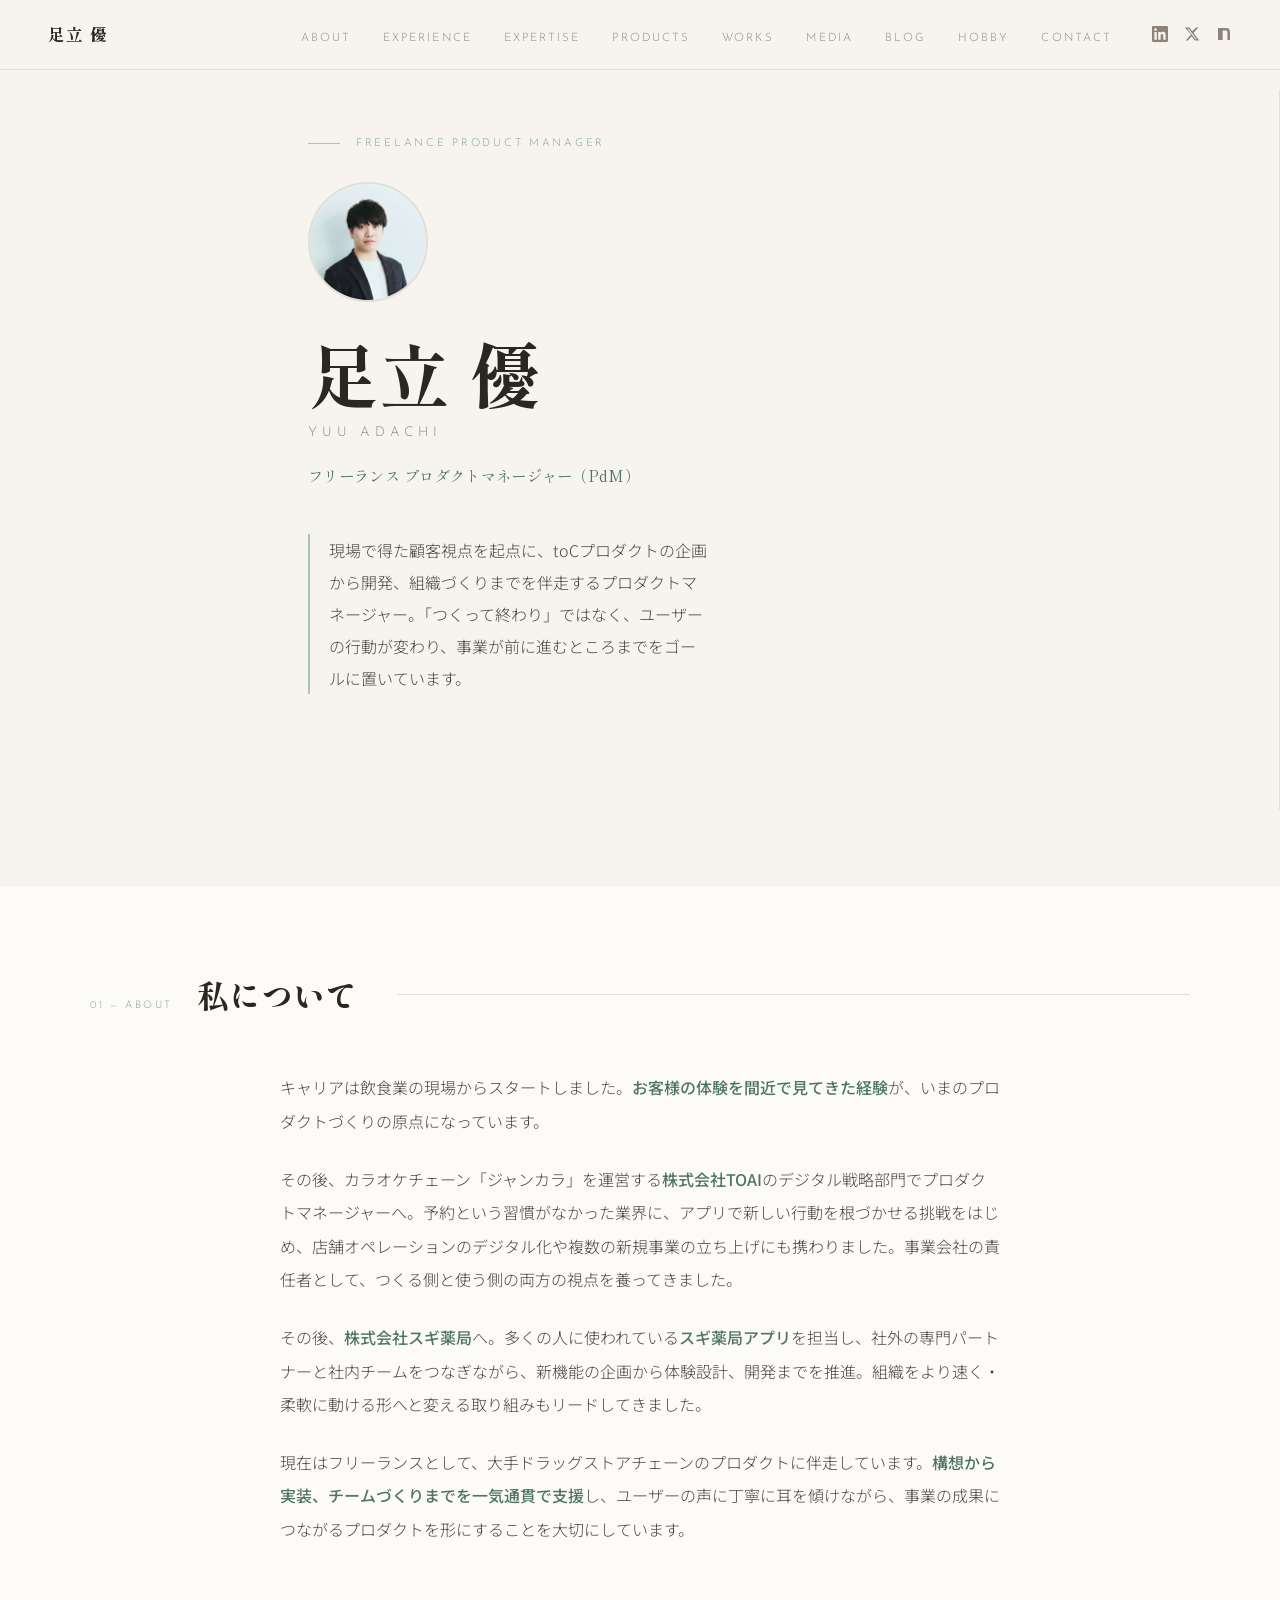
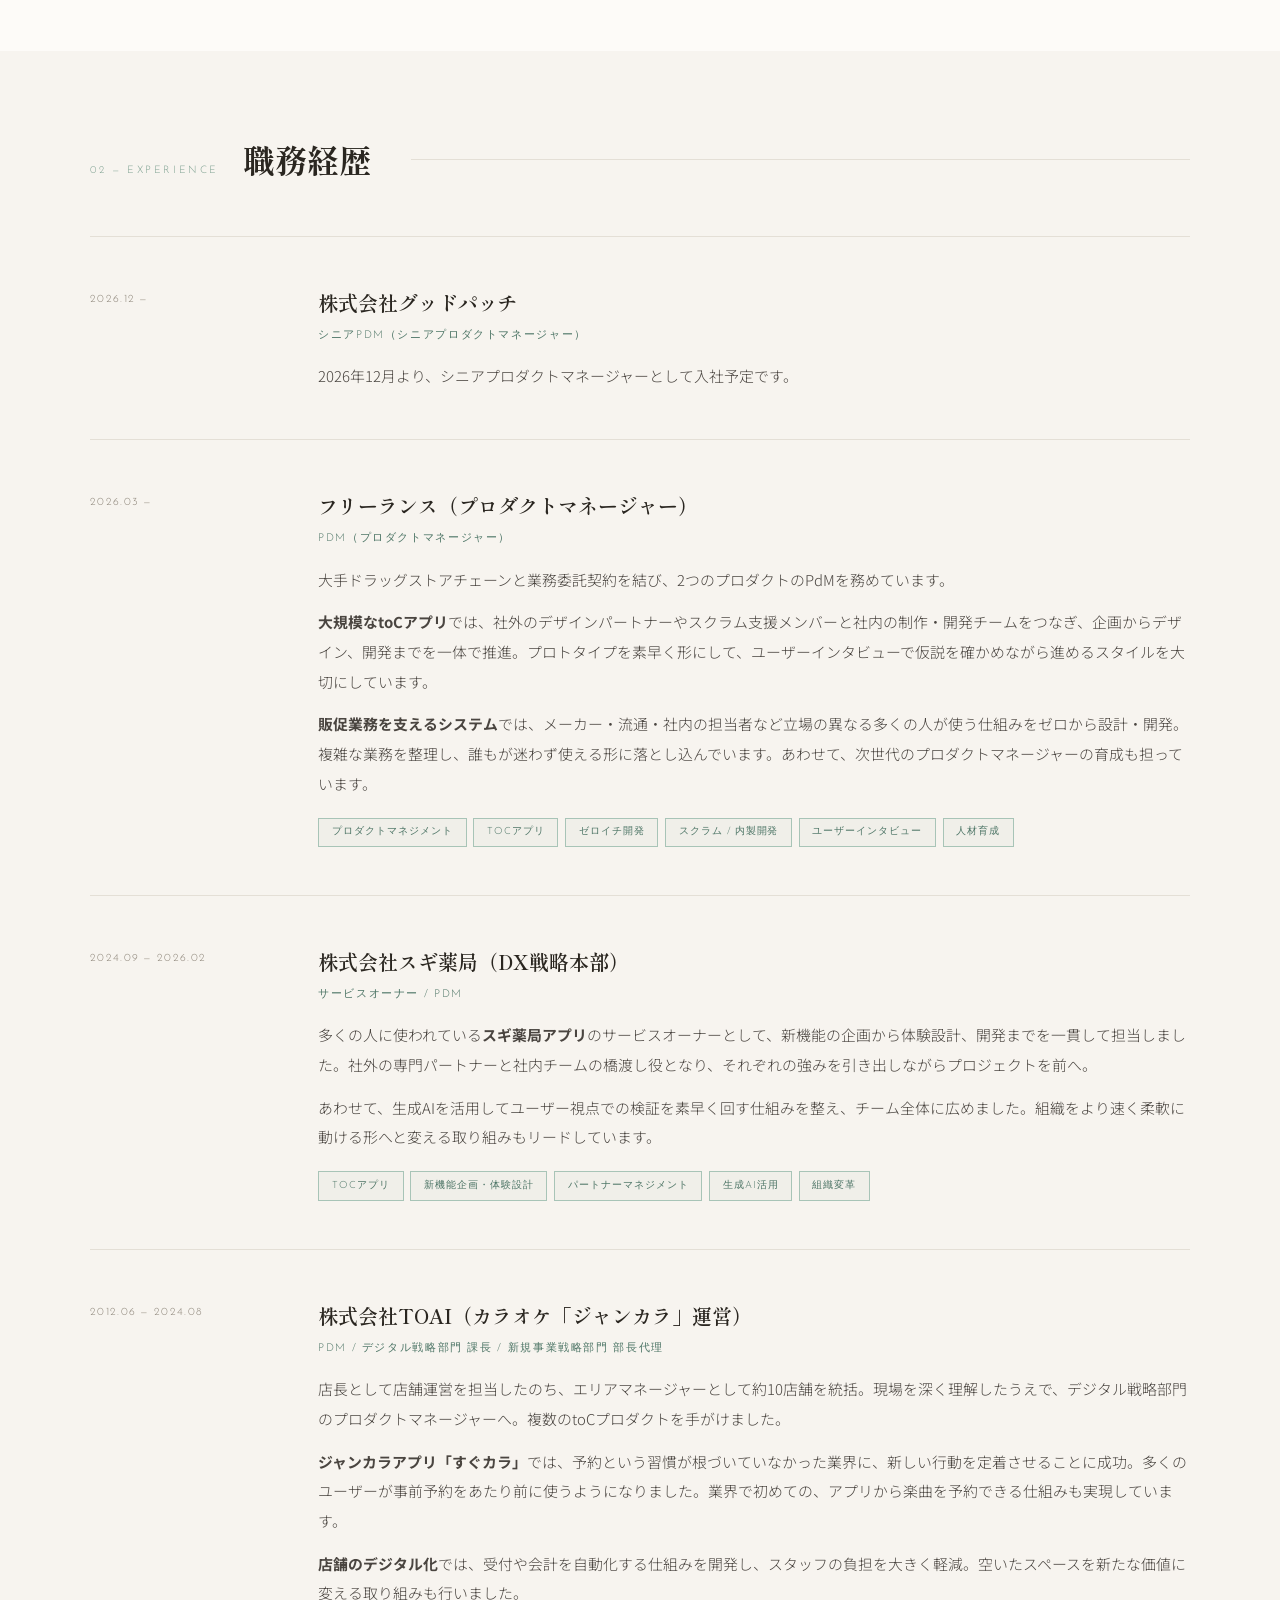
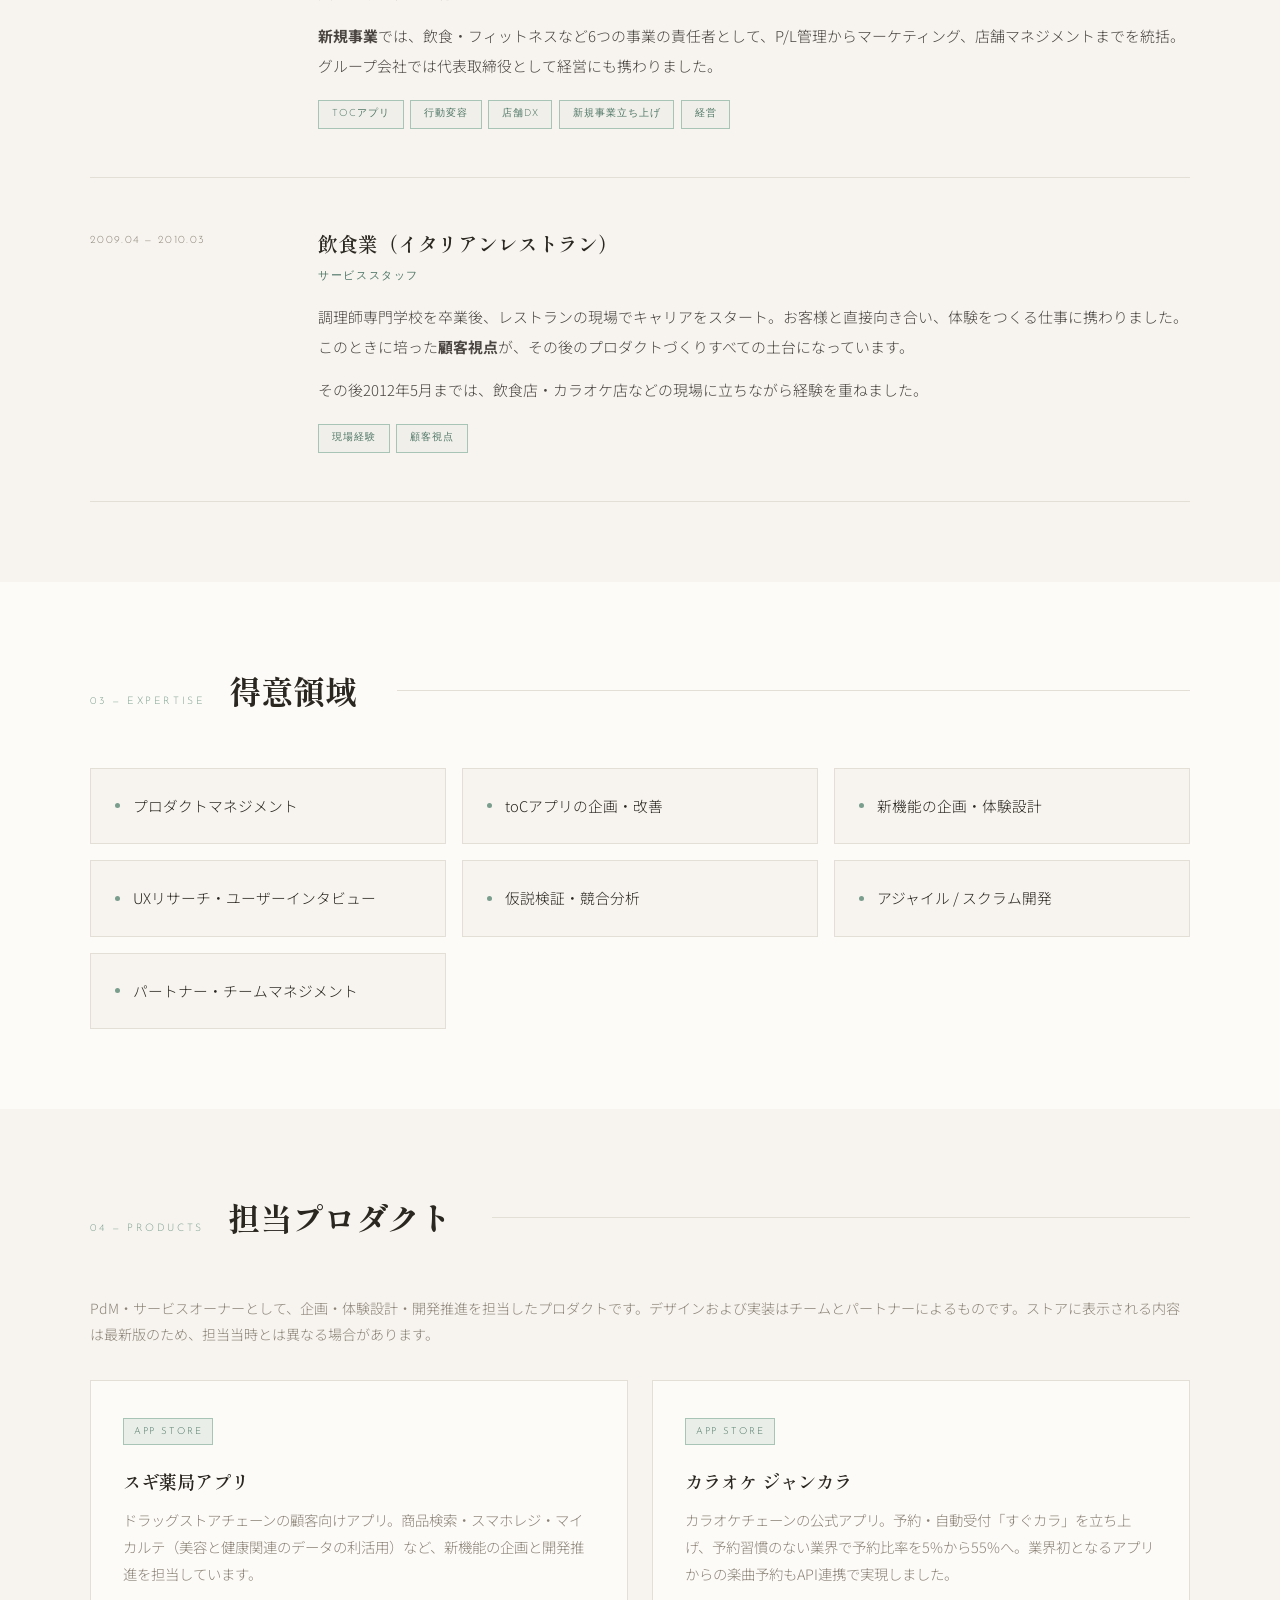
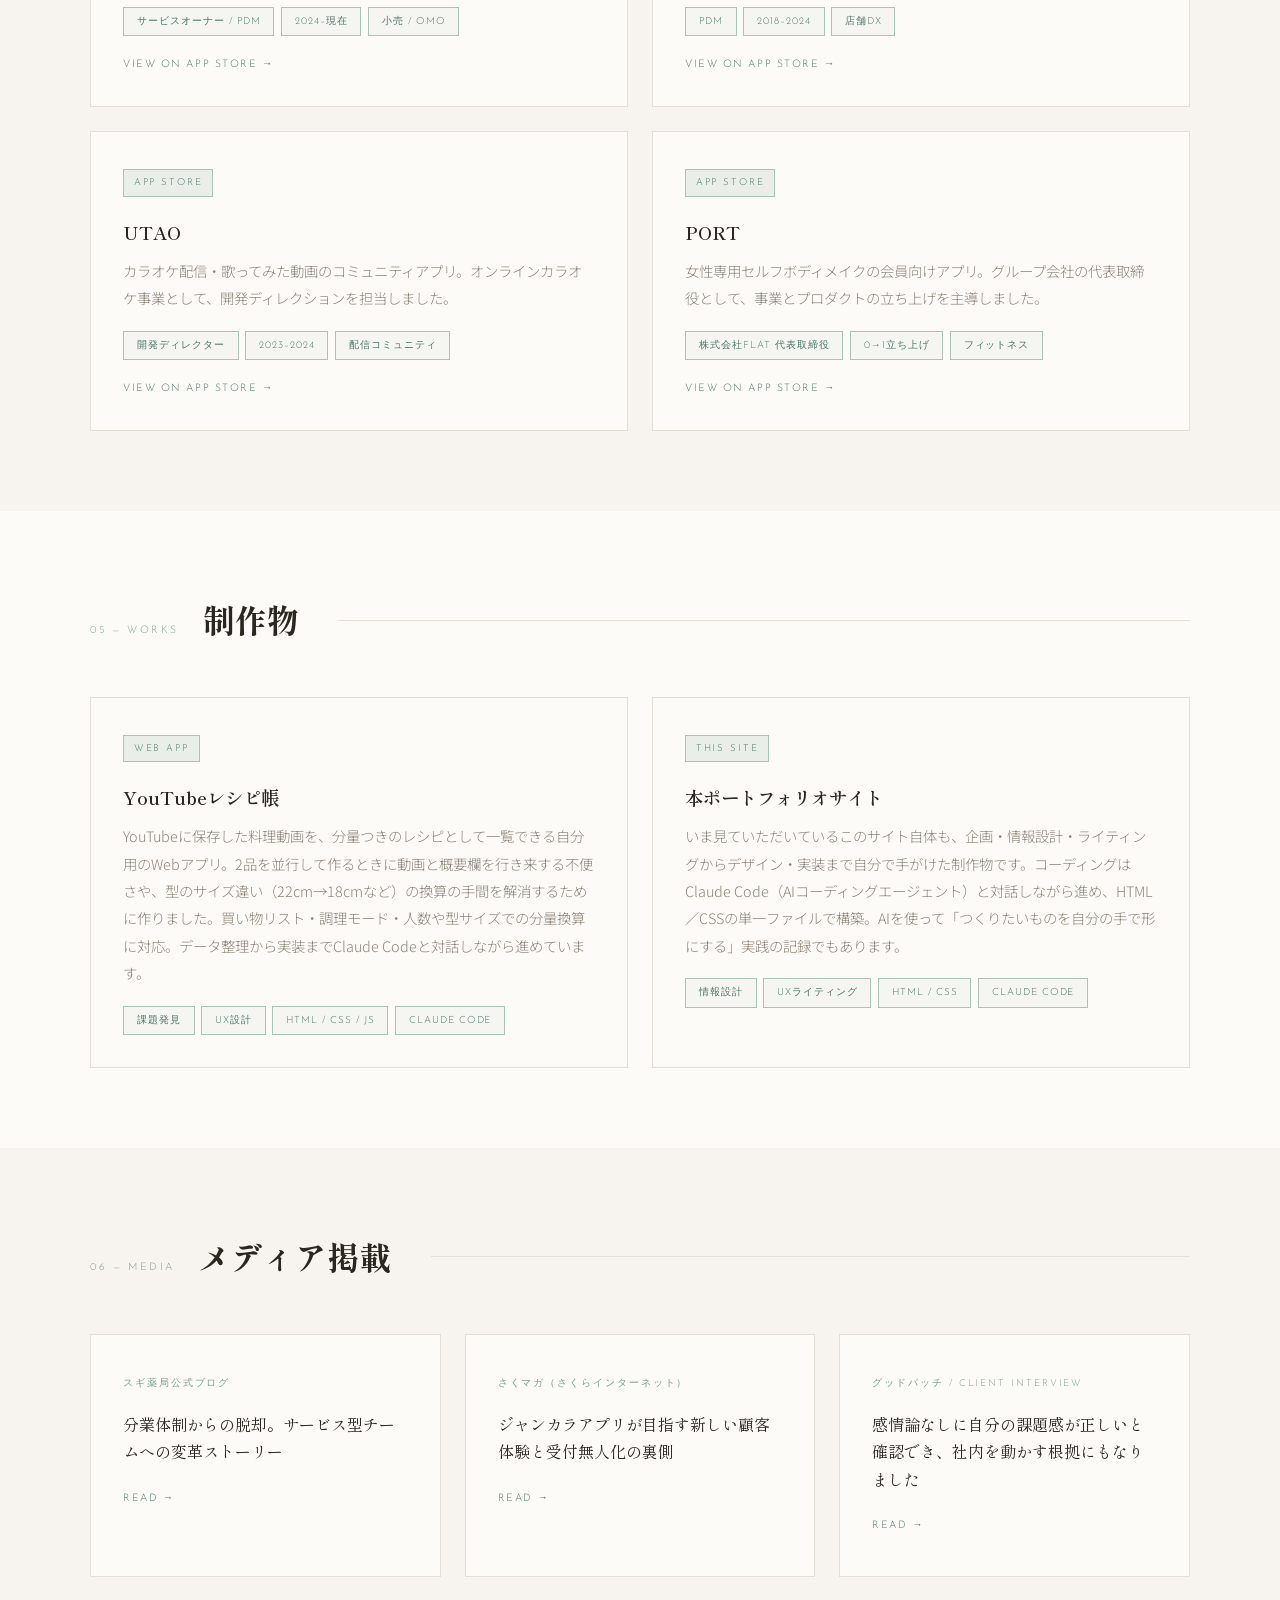
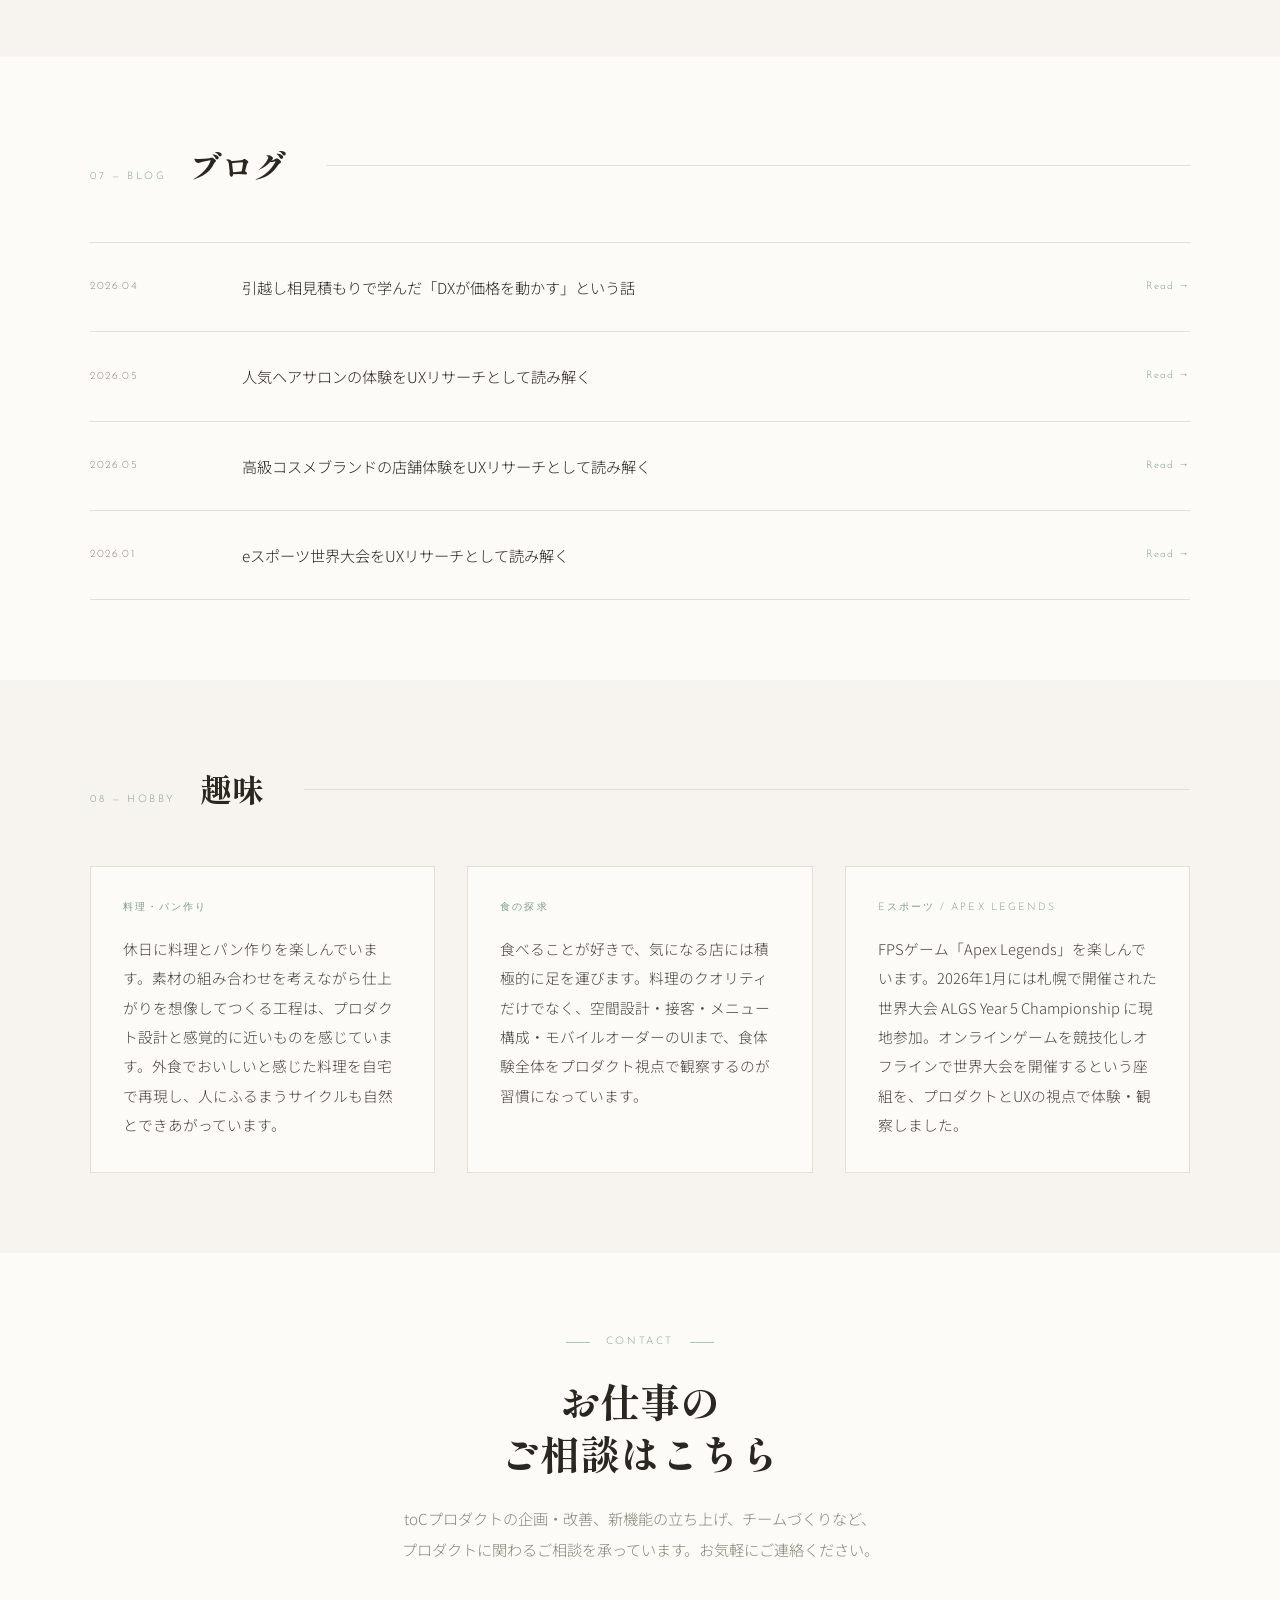
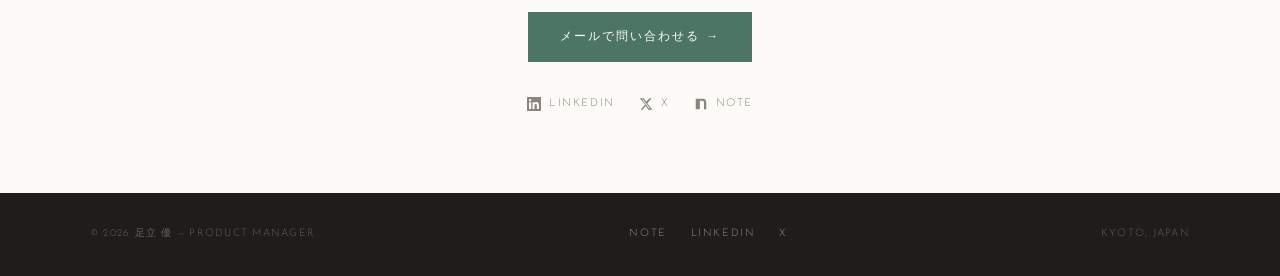
<file: index.html>
<!DOCTYPE html>
<html lang="ja">
<head>
<meta charset="UTF-8">
<meta name="viewport" content="width=device-width, initial-scale=1.0">
<title>足立 優 | プロダクトマネージャー（PdM）</title>
<link rel="preconnect" href="https://fonts.googleapis.com">
<link href="https://fonts.googleapis.com/css2?family=Shippori+Mincho:wght@400;600;800&family=Josefin+Sans:wght@300;400&family=Noto+Sans+JP:wght@300;400;500&display=swap" rel="stylesheet">
<style>
  :root {
    --cream: #f7f4ef;
    --warm-white: #fdfbf8;
    --sage: #7a9e8e;
    --sage-light: #a8c4b7;
    --sage-dark: #4d7566;
    --gold: #b5935a;
    --ink: #2a2620;
    --muted: #8c8478;
    --border: #e4dfd6;
    --dark-bg: #1e1d1b;
    --dark-surface: #252420;
  }
  *, *::before, *::after { box-sizing: border-box; margin: 0; padding: 0; }
  html { scroll-behavior: smooth; }
  body {
    background: var(--cream);
    color: var(--ink);
    font-family: 'Noto Sans JP', sans-serif;
    font-weight: 300;
    line-height: 1.8;
    overflow-x: hidden;
  }
  nav {
    position: fixed; top: 0; left: 0; right: 0; z-index: 100;
    display: flex; justify-content: space-between; align-items: center;
    padding: 1.2rem 3rem;
    background: rgba(247,244,239,0.92);
    backdrop-filter: blur(16px);
    border-bottom: 1px solid var(--border);
  }
  .nav-logo {
    font-family: 'Shippori Mincho', serif;
    font-weight: 800; font-size: 1.05rem;
    letter-spacing: 0.08em; color: var(--ink);
    text-decoration: none;
  }
  .nav-right { display: flex; align-items: center; gap: 2.5rem; }
  .nav-links { display: flex; gap: 2rem; list-style: none; }
  .nav-links a {
    font-family: 'Josefin Sans', sans-serif;
    font-size: 0.72rem; letter-spacing: 0.18em;
    text-transform: uppercase; color: var(--muted);
    text-decoration: none; transition: color 0.2s;
  }
  .nav-links a:hover { color: var(--sage-dark); }
  .nav-social { display: flex; gap: 1rem; }
  .nav-social a { color: var(--muted); text-decoration: none; transition: color 0.2s; display: flex; align-items: center; }
  .nav-social a:hover { color: var(--sage-dark); }
  .nav-social svg { width: 16px; height: 16px; fill: currentColor; }
  #hero {
    min-height: 90vh;
    display: flex;
    align-items: center;
    padding-top: 70px;
  }
  .hero-left {
    display: flex; flex-direction: column; justify-content: center;
    padding: 4rem 3rem;
    max-width: 760px;
    margin: 0 auto;
    width: 100%;
  }
  .hero-left::after {
    content: '';
    position: absolute; right: 0; top: 10%; bottom: 10%;
    width: 1px; background: var(--border);
  }
  .hero-photo { margin-bottom: 1.5rem; }
  .hero-photo img {
    width: 120px; height: 120px;
    border-radius: 50%;
    object-fit: cover;
    border: 2px solid var(--border);
  }
  .hero-photo-placeholder {
    width: 120px; height: 120px; border-radius: 50%;
    background: var(--warm-white); border: 2px solid var(--border);
    display: flex; flex-direction: column; align-items: center; justify-content: center;
    overflow: hidden;
  }
  .hero-photo-placeholder svg { width: 50px; height: 50px; }
  .hero-photo-placeholder span { display: none; }
  .hero-eyebrow {
    font-family: 'Josefin Sans', sans-serif;
    font-size: 0.68rem; letter-spacing: 0.25em;
    text-transform: uppercase; color: var(--sage);
    margin-bottom: 1.8rem;
    display: flex; align-items: center; gap: 1rem;
  }
  .hero-eyebrow::before {
    content: ''; display: inline-block;
    width: 2rem; height: 1px; background: var(--sage-light);
  }
  .hero-name {
    font-family: 'Shippori Mincho', serif;
    font-weight: 800;
    font-size: clamp(3.2rem, 5.5vw, 5rem);
    line-height: 1.1;
    letter-spacing: 0.02em;
    margin-bottom: 0.6rem;
    color: var(--ink);
  }
  .hero-name-en {
    font-family: 'Josefin Sans', sans-serif;
    font-weight: 300; font-size: 0.85rem;
    letter-spacing: 0.35em; color: var(--muted);
    margin-bottom: 1rem;
    text-transform: uppercase;
  }
  .hero-title-jp {
    font-family: 'Shippori Mincho', serif;
    font-size: 0.95rem; color: var(--sage-dark);
    margin-bottom: 2.8rem;
    letter-spacing: 0.02em;
  }
  .hero-desc {
    font-size: 1rem; line-height: 2;
    color: #4a4540; max-width: 400px;
    margin-bottom: 3rem;
    border-left: 2px solid var(--sage-light);
    padding-left: 1.2rem;
  }
  .hero-actions { display: flex; gap: 1rem; flex-wrap: wrap; }
  .btn-primary {
    display: inline-flex; align-items: center; gap: 0.6rem;
    font-family: 'Josefin Sans', sans-serif;
    font-size: 0.72rem; letter-spacing: 0.18em;
    text-transform: uppercase; color: var(--warm-white);
    background: var(--sage-dark);
    padding: 0.9rem 2rem;
    text-decoration: none;
    transition: background 0.25s, transform 0.2s;
  }
  .btn-primary:hover { background: var(--sage); transform: translateY(-2px); }
  .btn-secondary {
    display: inline-flex; align-items: center; gap: 0.6rem;
    font-family: 'Josefin Sans', sans-serif;
    font-size: 0.72rem; letter-spacing: 0.18em;
    text-transform: uppercase; color: var(--sage-dark);
    background: transparent;
    padding: 0.9rem 2rem;
    text-decoration: none;
    border: 1px solid var(--sage-light);
    transition: background 0.25s, color 0.25s;
  }
  .btn-secondary:hover { background: var(--sage-light); color: var(--warm-white); }
  .hero-right {
    display: flex; flex-direction: column; justify-content: center;
    padding: 6rem 4rem;
    background: var(--warm-white);
    gap: 2.5rem;
  }
  .stat-grid { display: grid; grid-template-columns: 1fr 1fr; gap: 2rem; }
  .stat-item {
    padding: 1.5rem;
    border: 1px solid var(--border);
    background: var(--cream);
    transition: border-color 0.2s;
  }
  .stat-item:hover { border-color: var(--sage-light); }
  .stat-num {
    font-family: 'Shippori Mincho', serif;
    font-weight: 800; font-size: 2.2rem;
    color: var(--ink); line-height: 1;
    margin-bottom: 0.3rem;
  }
  .stat-unit { font-size: 1rem; color: var(--gold); }
  .stat-label {
    font-family: 'Josefin Sans', sans-serif;
    font-size: 0.62rem; letter-spacing: 0.15em;
    text-transform: uppercase; color: var(--muted);
  }
  .hero-social-block { padding-top: 1.5rem; border-top: 1px solid var(--border); }
  .social-label {
    font-family: 'Josefin Sans', sans-serif;
    font-size: 0.62rem; letter-spacing: 0.2em;
    text-transform: uppercase; color: var(--muted);
    margin-bottom: 1rem;
  }
  .social-links { display: flex; gap: 1rem; }
  .social-link {
    display: inline-flex; align-items: center; gap: 0.5rem;
    font-family: 'Josefin Sans', sans-serif;
    font-size: 0.7rem; letter-spacing: 0.12em;
    text-transform: uppercase;
    color: var(--sage-dark); text-decoration: none;
    padding: 0.5rem 1rem;
    border: 1px solid var(--border);
    background: var(--warm-white);
    transition: background 0.2s, border-color 0.2s, color 0.2s;
  }
  .social-link:hover { background: var(--sage-dark); color: var(--warm-white); border-color: var(--sage-dark); }
  .social-link svg { width: 14px; height: 14px; fill: currentColor; }
  section { padding: 5rem 3rem; }
  section > * { max-width: 1100px; margin-left: auto; margin-right: auto; }
  .section-header { display: flex; align-items: baseline; gap: 1.5rem; margin-bottom: 3rem; }
  .section-eyebrow {
    font-family: 'Josefin Sans', sans-serif;
    font-size: 0.65rem; letter-spacing: 0.25em;
    color: var(--sage); text-transform: uppercase; white-space: nowrap;
  }
  .section-title { font-family: 'Shippori Mincho', serif; font-weight: 800; font-size: 2rem; color: var(--ink); }
  .section-line { flex: 1; height: 1px; background: var(--border); margin-left: 1rem; align-self: center; }
  #about { background: var(--warm-white); }
  .about-grid { display: grid; grid-template-columns: 3fr 2fr; gap: 5rem; align-items: start; }
  .about-text p { font-size: 1rem; line-height: 2.1; color: #4a4540; margin-bottom: 1.5rem; }
  .about-text strong { color: var(--sage-dark); font-weight: 500; }
  .skills-title {
    font-family: 'Josefin Sans', sans-serif;
    font-size: 0.65rem; letter-spacing: 0.22em;
    text-transform: uppercase; color: var(--muted);
    margin-bottom: 1.2rem; padding-bottom: 0.8rem;
    border-bottom: 1px solid var(--border);
  }
  .skills-list { display: flex; flex-direction: column; }
  .skill-tag {
    font-size: 0.88rem; padding: 0.8rem 0;
    border-bottom: 1px solid var(--border); color: var(--ink);
    display: flex; align-items: center; gap: 0.8rem;
  }
  .skill-tag::before {
    content: ''; display: inline-block;
    width: 4px; height: 4px;
    background: var(--sage-light); border-radius: 50%; flex-shrink: 0;
  }
  #experience { background: var(--cream); }
  .exp-list { display: flex; flex-direction: column; }
  .exp-item { display: grid; grid-template-columns: 180px 1fr; gap: 3rem; padding: 3rem 0; border-bottom: 1px solid var(--border); }
  .exp-item:first-child { border-top: 1px solid var(--border); }
  .exp-period { font-family: 'Josefin Sans', sans-serif; font-size: 0.68rem; letter-spacing: 0.12em; color: var(--muted); padding-top: 0.3rem; text-transform: uppercase; }
  .exp-current {
    display: inline-block; background: var(--sage); color: var(--warm-white);
    font-family: 'Josefin Sans', sans-serif; font-size: 0.58rem; letter-spacing: 0.18em;
    padding: 0.25rem 0.6rem; margin-top: 0.6rem; text-transform: uppercase;
  }
  .exp-company { font-family: 'Shippori Mincho', serif; font-weight: 600; font-size: 1.25rem; margin-bottom: 0.3rem; color: var(--ink); }
  .exp-role { font-family: 'Josefin Sans', sans-serif; font-size: 0.68rem; letter-spacing: 0.15em; color: var(--sage-dark); text-transform: uppercase; margin-bottom: 1rem; }
  .exp-desc { font-size: 0.93rem; line-height: 2; color: #4a4540; }
  .exp-desc br { display: block; content: ''; margin-top: 0.8rem; }
  .exp-tags { display: flex; flex-wrap: wrap; gap: 0.4rem; margin-top: 1.2rem; }
  .exp-tag { font-family: 'Josefin Sans', sans-serif; font-size: 0.62rem; letter-spacing: 0.1em; padding: 0.3rem 0.8rem; border: 1px solid var(--sage-light); color: var(--sage-dark); text-transform: uppercase; background: rgba(122,158,142,0.06); }
  #media { background: var(--cream); }
  .media-grid { display: grid; grid-template-columns: repeat(3, 1fr); gap: 1.5rem; }
  .media-card { background: var(--warm-white); border: 1px solid var(--border); padding: 2.5rem 2rem; text-decoration: none; display: block; transition: border-color 0.25s, transform 0.2s; position: relative; overflow: hidden; }
  .media-card::before { content: ''; position: absolute; top: 0; left: 0; right: 0; height: 2px; background: var(--sage); transform: scaleX(0); transform-origin: left; transition: transform 0.3s ease; }
  .media-card:hover { border-color: var(--sage-light); transform: translateY(-4px); }
  .media-card:hover::before { transform: scaleX(1); }
  .media-source { font-family: 'Josefin Sans', sans-serif; font-size: 0.6rem; letter-spacing: 0.2em; text-transform: uppercase; color: var(--sage); margin-bottom: 1.2rem; }
  .media-title { font-family: 'Shippori Mincho', serif; font-size: 1rem; line-height: 1.7; color: var(--ink); margin-bottom: 1.5rem; }
  .media-arrow { font-family: 'Josefin Sans', sans-serif; font-size: 0.65rem; letter-spacing: 0.15em; color: var(--sage-dark); text-transform: uppercase; transition: letter-spacing 0.2s; }
  .media-card:hover .media-arrow { letter-spacing: 0.25em; }
  #contact { background: var(--warm-white); text-align: center; }
  .contact-inner { max-width: 560px; margin: 0 auto; }
  .contact-tag { font-family: 'Josefin Sans', sans-serif; font-size: 0.65rem; letter-spacing: 0.25em; text-transform: uppercase; color: var(--sage); margin-bottom: 1.5rem; display: flex; align-items: center; justify-content: center; gap: 1rem; }
  .contact-tag::before, .contact-tag::after { content: ''; display: inline-block; width: 1.5rem; height: 1px; background: var(--sage-light); }
  .contact-title { font-family: 'Shippori Mincho', serif; font-weight: 800; font-size: 2.5rem; line-height: 1.3; margin-bottom: 1.5rem; color: var(--ink); }
  .contact-sub { font-size: 0.95rem; color: var(--muted); margin-bottom: 3rem; line-height: 2; }
  .contact-social { display: flex; gap: 1.5rem; justify-content: center; margin-top: 2rem; }
  .contact-social a { display: inline-flex; align-items: center; gap: 0.5rem; font-family: 'Josefin Sans', sans-serif; font-size: 0.68rem; letter-spacing: 0.15em; text-transform: uppercase; color: var(--muted); text-decoration: none; transition: color 0.2s; }
  .contact-social a:hover { color: var(--sage-dark); }
  .contact-social svg { width: 14px; height: 14px; fill: currentColor; }
  /* ── HOBBY ── */
  #hobby { background: var(--cream); overflow: hidden; }
  .slider-wrapper { position: relative; }
  .slider-track {
    display: flex; gap: 1.5rem;
    overflow-x: auto; scroll-snap-type: x mandatory;
    scroll-behavior: smooth;
    -webkit-overflow-scrolling: touch;
    scrollbar-width: none;
    padding-bottom: 0.5rem;
  }
  .slider-track::-webkit-scrollbar { display: none; }
  .slider-item {
    flex: 0 0 calc(40% - 0.75rem);
    scroll-snap-align: start;
    aspect-ratio: 4/3;
    overflow: hidden;
    border: 1px solid var(--border);
  }
  .slider-item img {
    width: 100%; height: 100%;
    object-fit: cover;
    transition: transform 0.4s ease;
    display: block;
  }
  .slider-item:hover img { transform: scale(1.04); }
  .slider-controls {
    display: flex; gap: 0.8rem; margin-top: 1.5rem;
    align-items: center;
  }
  .slider-btn {
    font-family: 'Josefin Sans', sans-serif;
    font-size: 0.7rem; letter-spacing: 0.15em;
    text-transform: uppercase; color: var(--sage-dark);
    background: none; border: 1px solid var(--sage-light);
    padding: 0.6rem 1.2rem; cursor: pointer;
    transition: all 0.2s;
  }
  .slider-btn:hover { background: var(--sage-dark); color: var(--warm-white); border-color: var(--sage-dark); }
  .hobby-caption {
    font-family: 'Josefin Sans', sans-serif;
    font-size: 0.65rem; letter-spacing: 0.15em;
    text-transform: uppercase; color: var(--muted);
    margin-top: 1.5rem;
  }

  /* ── SKILLS ── */
  .skills-grid { display: grid; grid-template-columns: repeat(3, 1fr); gap: 1rem; }
  .skill-card {
    padding: 1.5rem;
    border: 1px solid var(--border);
    background: var(--cream);
    font-size: 0.92rem;
    color: var(--ink);
    display: flex; align-items: center; gap: 0.8rem;
    transition: border-color 0.2s;
  }
  .skill-card::before {
    content: ''; display: inline-block;
    width: 5px; height: 5px;
    background: var(--sage); border-radius: 50%;
    flex-shrink: 0;
  }
  .skill-card:hover { border-color: var(--sage-light); }

  /* ── PRODUCTS ── */
  #products { background: var(--cream); }
  .products-note { font-size: 0.88rem; line-height: 1.9; color: var(--muted); margin-bottom: 2rem; }
  .products-grid { display: grid; grid-template-columns: repeat(2, 1fr); gap: 1.5rem; }
  .product-card .work-tags { margin-bottom: 1.2rem; }

  /* ── WORKS ── */
  #works { background: var(--warm-white); }
  .works-grid { display: grid; grid-template-columns: repeat(auto-fit, minmax(320px, 1fr)); gap: 1.5rem; }
  .work-card {
    background: var(--warm-white);
    border: 1px solid var(--border);
    padding: 2rem;
    text-decoration: none;
    display: block;
    transition: border-color 0.2s, transform 0.2s;
  }
  .work-card:hover { border-color: var(--sage-light); transform: translateY(-4px); }
  .work-badge {
    font-family: 'Josefin Sans', sans-serif;
    font-size: 0.6rem; letter-spacing: 0.2em;
    text-transform: uppercase;
    padding: 0.25rem 0.6rem; margin-bottom: 1.2rem;
    display: inline-block;
    background: rgba(122,158,142,0.15); color: var(--sage-dark);
    border: 1px solid var(--sage-light);
  }
  .work-name {
    font-family: 'Shippori Mincho', serif;
    font-weight: 600; font-size: 1.15rem;
    color: var(--ink); margin-bottom: 0.5rem;
  }
  .work-card-static { cursor: default; }
  .work-card-static:hover { border-color: var(--border); transform: none; }
  .work-desc { font-size: 0.9rem; line-height: 1.9; color: var(--muted); margin-bottom: 1.2rem; }
  .work-tags { display: flex; flex-wrap: wrap; gap: 0.4rem; }
  .work-arrow {
    font-family: 'Josefin Sans', sans-serif;
    font-size: 0.65rem; letter-spacing: 0.15em;
    color: var(--sage-dark); text-transform: uppercase;
  }

  /* ── HOBBY (slim) ── */
  .hobby-grid { display: grid; grid-template-columns: repeat(3, 1fr); gap: 2rem; }
  .hobby-text-item { padding: 2rem; border: 1px solid var(--border); background: var(--warm-white); }
  .hobby-label {
    font-family: 'Josefin Sans', sans-serif;
    font-size: 0.65rem; letter-spacing: 0.2em;
    text-transform: uppercase; color: var(--sage);
    margin-bottom: 1rem;
  }
  .hobby-text { font-size: 0.92rem; line-height: 2; color: #4a4540; }

  /* ── BLOG ── */
  #blog { background: var(--warm-white); }
  .blog-list { display: flex; flex-direction: column; gap: 0; }
  .blog-item {
    display: grid; grid-template-columns: 120px 1fr auto;
    gap: 2rem; padding: 2rem 0;
    border-bottom: 1px solid var(--border);
    align-items: center;
    text-decoration: none;
    transition: background 0.2s;
  }
  .blog-item:first-child { border-top: 1px solid var(--border); }
  .blog-item.coming-soon { cursor: default; opacity: 0.5; }
  .blog-date {
    font-family: 'Josefin Sans', sans-serif;
    font-size: 0.68rem; letter-spacing: 0.1em;
    color: var(--muted); text-transform: uppercase;
  }
  .blog-title {
    font-size: 0.95rem; color: var(--ink); line-height: 1.6;
  }
  .blog-arrow {
    font-family: 'Josefin Sans', sans-serif;
    font-size: 0.65rem; letter-spacing: 0.1em;
    color: var(--sage); white-space: nowrap;
  }
  .blog-coming {
    font-family: 'Josefin Sans', sans-serif;
    font-size: 0.65rem; letter-spacing: 0.15em;
    text-transform: uppercase; color: var(--muted);
    text-align: center; padding: 3rem 0;
    border: 1px dashed var(--border);
  }
  .blog-post { margin-top: 2rem; max-width: 720px; }
  .blog-close {
    font-family: 'Josefin Sans', sans-serif;
    font-size: 0.7rem; letter-spacing: 0.15em;
    text-transform: uppercase; color: var(--sage-dark);
    background: none; border: none; cursor: pointer;
    margin-bottom: 2.5rem; padding: 0; transition: color 0.2s;
  }
  .blog-close:hover { color: var(--sage); }
  .blog-post-header { margin-bottom: 2.5rem; padding-bottom: 2rem; border-bottom: 1px solid var(--border); }
  .blog-post-date {
    font-family: 'Josefin Sans', sans-serif;
    font-size: 0.65rem; letter-spacing: 0.2em;
    text-transform: uppercase; color: var(--sage); margin-bottom: 1rem;
  }
  .blog-post-title {
    font-family: 'Shippori Mincho', serif;
    font-weight: 800; font-size: 1.8rem;
    line-height: 1.4; color: var(--ink);
  }
  .blog-post-body p { font-size: 1rem; line-height: 2.1; color: #4a4540; margin-bottom: 1.5rem; }
  .blog-post-body h3 {
    font-family: 'Shippori Mincho', serif;
    font-weight: 600; font-size: 1.15rem;
    color: var(--ink); margin: 2.5rem 0 1rem;
    padding-left: 1rem; border-left: 3px solid var(--sage-light);
  }
  .blog-post-note { font-size: 0.85rem !important; color: var(--muted) !important; margin-top: 2rem; }

  footer { background: var(--dark-bg); color: rgba(255,255,255,0.3); padding: 2rem 3rem; }
  footer .footer-inner { max-width: 1100px; margin: 0 auto; display: flex; justify-content: space-between; align-items: center; }
  footer .footer-links { display: flex; gap: 1.5rem; }
  footer .footer-links a {
    font-family: 'Josefin Sans', sans-serif;
    font-size: 0.65rem; letter-spacing: 0.15em;
    text-transform: uppercase; color: rgba(255,255,255,0.5);
    text-decoration: none; transition: color 0.2s;
  }
  footer .footer-links a:hover { color: var(--sage-light); }
  footer p { font-family: 'Josefin Sans', sans-serif; font-size: 0.65rem; letter-spacing: 0.12em; text-transform: uppercase; }
  .hamburger { display: none; }
  .mobile-menu { display: none; }
  .mobile-menu.open { display: flex; }
  @media (max-width: 960px) {
    /* NAV */
    nav { padding: 1rem 1.5rem; }
    .nav-right { gap: 1rem; }
    .nav-links { display: none; }
    .nav-social { display: none; }
    .hamburger {
      display: flex; flex-direction: column; justify-content: center;
      gap: 5px; cursor: pointer; padding: 4px;
      background: none; border: none;
    }
    .hamburger span {
      display: block; width: 22px; height: 1.5px;
      background: var(--ink); transition: all 0.3s;
    }
    .mobile-menu {
      display: none;
      position: fixed; top: 0; left: 0; right: 0; bottom: 0;
      background: var(--warm-white);
      z-index: 200;
      flex-direction: column;
      align-items: center; justify-content: center;
      gap: 2.5rem;
    }
    .mobile-menu.open { display: flex; }
    .mobile-menu a {
      font-family: 'Shippori Mincho', serif;
      font-size: 1.8rem; font-weight: 800;
      color: var(--ink); text-decoration: none;
      letter-spacing: 0.05em;
    }
    .mobile-menu-close {
      position: absolute; top: 1.5rem; right: 1.5rem;
      font-family: 'Josefin Sans', sans-serif;
      font-size: 0.7rem; letter-spacing: 0.2em;
      text-transform: uppercase; color: var(--muted);
      background: none; border: none; cursor: pointer;
    }
    .mobile-social {
      display: flex; gap: 1.5rem; margin-top: 1rem;
    }
    .mobile-social a { color: var(--muted); }
    .mobile-social svg { width: 20px; height: 20px; fill: currentColor; }

    /* HERO */
    #hero { grid-template-columns: 1fr; min-height: auto; }
    .hero-left { padding: 5rem 1.5rem 2.5rem; }
    .hero-left::after { display: none; }
    .hero-name { font-size: 3rem; }
    .hero-desc { font-size: 0.95rem; max-width: 100%; }
    .hero-actions { flex-direction: column; }
    .btn-primary, .btn-secondary { text-align: center; justify-content: center; }
    .hero-right { padding: 2.5rem 1.5rem; }
    .stat-grid { grid-template-columns: repeat(2, 1fr); gap: 1rem; }
    .stat-num { font-size: 1.8rem; }
    .hero-social-block { padding-top: 1.2rem; }
    .social-links { flex-wrap: wrap; }

    /* SECTIONS */
    section { padding: 4rem 1.5rem; }
    .section-title { font-size: 1.6rem; }
    .section-header { gap: 1rem; margin-bottom: 2.5rem; }
    .section-line { display: none; }

    /* ABOUT */
    .about-grid { grid-template-columns: 1fr; gap: 2.5rem; }
    .about-text p { font-size: 0.95rem; }

    /* EXPERIENCE */
    .exp-item { grid-template-columns: 1fr; gap: 0.5rem; padding: 2rem 0; }
    .exp-company { font-size: 1.1rem; }
    .exp-desc { font-size: 0.9rem; }

    /* WORKS */
    .hobby-grid { grid-template-columns: 1fr; }
    .skills-grid { grid-template-columns: 1fr; }
    .works-grid { grid-template-columns: 1fr; gap: 1rem; }
    .products-grid { grid-template-columns: 1fr; gap: 1rem; }
    .slider-item { flex: 0 0 85%; }

    /* BLOG */
    .blog-item { grid-template-columns: 1fr auto; gap: 1rem; }
    .blog-date { display: none; }
    .blog-post-title { font-size: 1.4rem; }
    .blog-post-body p { font-size: 0.93rem; }
    .reactions-buttons { flex-direction: column; gap: 0.6rem; }
    .reaction-btn { width: 100%; justify-content: space-between; }

    /* MEDIA */
    .media-grid { grid-template-columns: 1fr; background: none; gap: 1px; }

    /* CONTACT */
    .contact-title { font-size: 1.8rem; }
    .contact-sub { font-size: 0.9rem; }
    .contact-social { flex-direction: column; align-items: center; gap: 1rem; }

    /* FOOTER */
    footer { flex-direction: column; gap: 0.8rem; text-align: center; padding: 1.8rem 1.5rem; }
  }

  @media (max-width: 480px) {
    .hero-name { font-size: 2.5rem; }
    .stat-grid { grid-template-columns: repeat(2, 1fr); gap: 0.8rem; }
    .stat-num { font-size: 1.5rem; }
    .exp-tags { gap: 0.3rem; }
    .exp-tag { font-size: 0.58rem; }
    .blog-post-title { font-size: 1.2rem; }
  }
</style>
</head>
<body>

<nav>
  <a href="#hero" class="nav-logo">足立 優</a>
  <div class="nav-right">
    <ul class="nav-links">
      <li><a href="#about">About</a></li>
      <li><a href="#experience">Experience</a></li>
      <li><a href="#skills">Expertise</a></li>
      <li><a href="#products">Products</a></li>
      <li><a href="#works">Works</a></li>
      <li><a href="#media">Media</a></li>
      <li><a href="#blog">Blog</a></li>
      <li><a href="#hobby">Hobby</a></li>
      <li><a href="#contact">Contact</a></li>
    </ul>
    <div class="nav-social">
      <a href="https://www.linkedin.com/in/%E5%84%AA-%E8%B6%B3%E7%AB%8B-1187ba326/" target="_blank" aria-label="LinkedIn">
        <svg viewBox="0 0 24 24"><path d="M20.447 20.452h-3.554v-5.569c0-1.328-.027-3.037-1.852-3.037-1.853 0-2.136 1.445-2.136 2.939v5.667H9.351V9h3.414v1.561h.046c.477-.9 1.637-1.85 3.37-1.85 3.601 0 4.267 2.37 4.267 5.455v6.286zM5.337 7.433a2.062 2.062 0 0 1-2.063-2.065 2.064 2.064 0 1 1 2.063 2.065zm1.782 13.019H3.555V9h3.564v11.452zM22.225 0H1.771C.792 0 0 .774 0 1.729v20.542C0 23.227.792 24 1.771 24h20.451C23.2 24 24 23.227 24 22.271V1.729C24 .774 23.2 0 22.222 0h.003z"/></svg>
      </a>
      <a href="https://x.com/yuuadachiuun" target="_blank" aria-label="X">
        <svg viewBox="0 0 24 24"><path d="M18.244 2.25h3.308l-7.227 8.26 8.502 11.24H16.17l-4.714-6.231-5.401 6.231H2.746l7.73-8.835L1.254 2.25H8.08l4.253 5.622zm-1.161 17.52h1.833L7.084 4.126H5.117z"/></svg>
      </a>
      <a href="https://note.com/yuu_adachi_uun" target="_blank" aria-label="note">
        <svg viewBox="0 0 24 24"><path d="M3 3h12.5c3.6 0 5.5 2.1 5.5 6v12h-3.9V9.4c0-1.7-.5-2.5-1.8-2.7-1.4-.2-5.3 0-5.3 0V21H3V3z"/></svg>
      </a>
    </div>
    <button class="hamburger" onclick="toggleMenu()" aria-label="メニュー">
      <span></span><span></span><span></span>
    </button>
  </div>
</nav>

<!-- MOBILE MENU -->
<div class="mobile-menu" id="mobileMenu">
  <button class="mobile-menu-close" onclick="toggleMenu()">✕ Close</button>
  <a href="#about" onclick="toggleMenu()">About</a>
  <a href="#experience" onclick="toggleMenu()">Experience</a>
  <a href="#skills" onclick="toggleMenu()">Expertise</a>
  <a href="#products" onclick="toggleMenu()">Products</a>
  <a href="#works" onclick="toggleMenu()">Works</a>
  <a href="#media" onclick="toggleMenu()">Media</a>
  <a href="#blog" onclick="toggleMenu()">Blog</a>
  <a href="#hobby" onclick="toggleMenu()">Hobby</a>
  <a href="#contact" onclick="toggleMenu()">Contact</a>
  <div class="mobile-social">
    <a href="https://www.linkedin.com/in/%E5%84%AA-%E8%B6%B3%E7%AB%8B-1187ba326/" target="_blank">
      <svg viewBox="0 0 24 24"><path d="M20.447 20.452h-3.554v-5.569c0-1.328-.027-3.037-1.852-3.037-1.853 0-2.136 1.445-2.136 2.939v5.667H9.351V9h3.414v1.561h.046c.477-.9 1.637-1.85 3.37-1.85 3.601 0 4.267 2.37 4.267 5.455v6.286zM5.337 7.433a2.062 2.062 0 0 1-2.063-2.065 2.064 2.064 0 1 1 2.063 2.065zm1.782 13.019H3.555V9h3.564v11.452zM22.225 0H1.771C.792 0 0 .774 0 1.729v20.542C0 23.227.792 24 1.771 24h20.451C23.2 24 24 23.227 24 22.271V1.729C24 .774 23.2 0 22.222 0h.003z"/></svg>
    </a>
    <a href="https://x.com/yuuadachiuun" target="_blank">
      <svg viewBox="0 0 24 24"><path d="M18.244 2.25h3.308l-7.227 8.26 8.502 11.24H16.17l-4.714-6.231-5.401 6.231H2.746l7.73-8.835L1.254 2.25H8.08l4.253 5.622zm-1.161 17.52h1.833L7.084 4.126H5.117z"/></svg>
    </a>
  </div>
</div>

<section id="hero">
  <div class="hero-left">
    <p class="hero-eyebrow">Freelance Product Manager</p>
    <div class="hero-photo">
      <img src="photo.webp" alt="足立 優">
    </div>
    <h1 class="hero-name">足立 優</h1>
    <p class="hero-name-en">Yuu Adachi</p>
    <p class="hero-title-jp">フリーランス プロダクトマネージャー（PdM）</p>
    <p class="hero-desc">現場で得た顧客視点を起点に、toCプロダクトの企画から開発、組織づくりまでを伴走するプロダクトマネージャー。「つくって終わり」ではなく、ユーザーの行動が変わり、事業が前に進むところまでをゴールに置いています。</p>
  </div>
</section>

<section id="about">
  <div class="section-header fade-in">
    <span class="section-eyebrow">01 — About</span>
    <h2 class="section-title">私について</h2>
    <div class="section-line"></div>
  </div>
  <div class="about-grid fade-in" style="grid-template-columns: 1fr; max-width: 720px;">
    <div class="about-text">
      <p>キャリアは飲食業の現場からスタートしました。<strong>お客様の体験を間近で見てきた経験</strong>が、いまのプロダクトづくりの原点になっています。</p>
      <p>その後、カラオケチェーン「ジャンカラ」を運営する<strong>株式会社TOAI</strong>のデジタル戦略部門でプロダクトマネージャーへ。予約という習慣がなかった業界に、アプリで新しい行動を根づかせる挑戦をはじめ、店舗オペレーションのデジタル化や複数の新規事業の立ち上げにも携わりました。事業会社の責任者として、つくる側と使う側の両方の視点を養ってきました。</p>
      <p>その後、<strong>株式会社スギ薬局</strong>へ。多くの人に使われている<strong>スギ薬局アプリ</strong>を担当し、社外の専門パートナーと社内チームをつなぎながら、新機能の企画から体験設計、開発までを推進。組織をより速く・柔軟に動ける形へと変える取り組みもリードしてきました。</p>
      <p>現在はフリーランスとして、大手ドラッグストアチェーンのプロダクトに伴走しています。<strong>構想から実装、チームづくりまでを一気通貫で支援</strong>し、ユーザーの声に丁寧に耳を傾けながら、事業の成果につながるプロダクトを形にすることを大切にしています。</p>
    </div>
  </div>
</section>

<section id="experience">
  <div class="section-header fade-in">
    <span class="section-eyebrow">02 — Experience</span>
    <h2 class="section-title">職務経歴</h2>
    <div class="section-line"></div>
  </div>
  <div class="exp-list">

    <div class="exp-item fade-in">
      <div class="exp-period">2026.12 —</div>
      <div>
        <div class="exp-company">株式会社グッドパッチ</div>
        <div class="exp-role">シニアPdM（シニアプロダクトマネージャー）</div>
        <div class="exp-desc">2026年12月より、シニアプロダクトマネージャーとして入社予定です。</div>
      </div>
    </div>

    <div class="exp-item fade-in">
      <div class="exp-period">2026.03 —</div>
      <div>
        <div class="exp-company">フリーランス（プロダクトマネージャー）</div>
        <div class="exp-role">PdM（プロダクトマネージャー）</div>
        <div class="exp-desc">大手ドラッグストアチェーンと業務委託契約を結び、2つのプロダクトのPdMを務めています。<br><br>
        <strong>大規模なtoCアプリ</strong>では、社外のデザインパートナーやスクラム支援メンバーと社内の制作・開発チームをつなぎ、企画からデザイン、開発までを一体で推進。プロトタイプを素早く形にして、ユーザーインタビューで仮説を確かめながら進めるスタイルを大切にしています。<br><br>
        <strong>販促業務を支えるシステム</strong>では、メーカー・流通・社内の担当者など立場の異なる多くの人が使う仕組みをゼロから設計・開発。複雑な業務を整理し、誰もが迷わず使える形に落とし込んでいます。あわせて、次世代のプロダクトマネージャーの育成も担っています。</div>
        <div class="exp-tags">
          <span class="exp-tag">プロダクトマネジメント</span>
          <span class="exp-tag">toCアプリ</span>
          <span class="exp-tag">ゼロイチ開発</span>
          <span class="exp-tag">スクラム / 内製開発</span>
          <span class="exp-tag">ユーザーインタビュー</span>
          <span class="exp-tag">人材育成</span>
        </div>
      </div>
    </div>

    <div class="exp-item fade-in">
      <div class="exp-period">2024.09 — 2026.02</div>
      <div>
        <div class="exp-company">株式会社スギ薬局（DX戦略本部）</div>
        <div class="exp-role">サービスオーナー / PdM</div>
        <div class="exp-desc">多くの人に使われている<strong>スギ薬局アプリ</strong>のサービスオーナーとして、新機能の企画から体験設計、開発までを一貫して担当しました。社外の専門パートナーと社内チームの橋渡し役となり、それぞれの強みを引き出しながらプロジェクトを前へ。<br><br>あわせて、生成AIを活用してユーザー視点での検証を素早く回す仕組みを整え、チーム全体に広めました。組織をより速く柔軟に動ける形へと変える取り組みもリードしています。</div>
        <div class="exp-tags">
          <span class="exp-tag">toCアプリ</span>
          <span class="exp-tag">新機能企画・体験設計</span>
          <span class="exp-tag">パートナーマネジメント</span>
          <span class="exp-tag">生成AI活用</span>
          <span class="exp-tag">組織変革</span>
        </div>
      </div>
    </div>

    <div class="exp-item fade-in">
      <div class="exp-period">2012.06 — 2024.08</div>
      <div>
        <div class="exp-company">株式会社TOAI（カラオケ「ジャンカラ」運営）</div>
        <div class="exp-role">PdM / デジタル戦略部門 課長 / 新規事業戦略部門 部長代理</div>
        <div class="exp-desc">店長として店舗運営を担当したのち、エリアマネージャーとして約10店舗を統括。現場を深く理解したうえで、デジタル戦略部門のプロダクトマネージャーへ。複数のtoCプロダクトを手がけました。<br><br>
        <strong>ジャンカラアプリ「すぐカラ」</strong>では、予約という習慣が根づいていなかった業界に、新しい行動を定着させることに成功。多くのユーザーが事前予約をあたり前に使うようになりました。業界で初めての、アプリから楽曲を予約できる仕組みも実現しています。<br><br>
        <strong>店舗のデジタル化</strong>では、受付や会計を自動化する仕組みを開発し、スタッフの負担を大きく軽減。空いたスペースを新たな価値に変える取り組みも行いました。<br><br>
        <strong>新規事業</strong>では、飲食・フィットネスなど6つの事業の責任者として、P/L管理からマーケティング、店舗マネジメントまでを統括。グループ会社では代表取締役として経営にも携わりました。</div>
        <div class="exp-tags">
          <span class="exp-tag">toCアプリ</span>
          <span class="exp-tag">行動変容</span>
          <span class="exp-tag">店舗DX</span>
          <span class="exp-tag">新規事業立ち上げ</span>
          <span class="exp-tag">経営</span>
        </div>
      </div>
    </div>

    <div class="exp-item fade-in">
      <div class="exp-period">2009.04 — 2010.03</div>
      <div>
        <div class="exp-company">飲食業（イタリアンレストラン）</div>
        <div class="exp-role">サービススタッフ</div>
        <div class="exp-desc">調理師専門学校を卒業後、レストランの現場でキャリアをスタート。お客様と直接向き合い、体験をつくる仕事に携わりました。このときに培った<strong>顧客視点</strong>が、その後のプロダクトづくりすべての土台になっています。<br><br>その後2012年5月までは、飲食店・カラオケ店などの現場に立ちながら経験を重ねました。</div>
        <div class="exp-tags">
          <span class="exp-tag">現場経験</span>
          <span class="exp-tag">顧客視点</span>
        </div>
      </div>
    </div>

  </div>
</section>

<!-- SKILLS -->
<section id="skills" style="background: var(--warm-white);">
  <div class="section-header fade-in">
    <span class="section-eyebrow">03 — Expertise</span>
    <h2 class="section-title">得意領域</h2>
    <div class="section-line"></div>
  </div>
  <div class="fade-in">
    <div class="skills-grid">
      <div class="skill-card">プロダクトマネジメント</div>
      <div class="skill-card">toCアプリの企画・改善</div>
      <div class="skill-card">新機能の企画・体験設計</div>
      <div class="skill-card">UXリサーチ・ユーザーインタビュー</div>
      <div class="skill-card">仮説検証・競合分析</div>
      <div class="skill-card">アジャイル / スクラム開発</div>
      <div class="skill-card">パートナー・チームマネジメント</div>
    </div>
  </div>
</section>

<!-- PRODUCTS -->
<section id="products">
  <div class="section-header fade-in">
    <span class="section-eyebrow">04 — Products</span>
    <h2 class="section-title">担当プロダクト</h2>
    <div class="section-line"></div>
  </div>
  <p class="products-note fade-in">PdM・サービスオーナーとして、企画・体験設計・開発推進を担当したプロダクトです。デザインおよび実装はチームとパートナーによるものです。ストアに表示される内容は最新版のため、担当当時とは異なる場合があります。</p>
  <div class="products-grid fade-in">
    <a href="https://apps.apple.com/jp/app/id853001943" target="_blank" rel="noopener" class="work-card product-card">
      <div class="work-badge">App Store</div>
      <div class="work-name">スギ薬局アプリ</div>
      <div class="work-desc">ドラッグストアチェーンの顧客向けアプリ。商品検索・スマホレジ・マイカルテ（美容と健康関連のデータの利活用）など、新機能の企画と開発推進を担当しています。</div>
      <div class="work-tags">
        <span class="exp-tag">サービスオーナー / PdM</span>
        <span class="exp-tag">2024–現在</span>
        <span class="exp-tag">小売 / OMO</span>
      </div>
      <div class="work-arrow">View on App Store →</div>
    </a>
    <a href="https://apps.apple.com/jp/app/id536163552" target="_blank" rel="noopener" class="work-card product-card">
      <div class="work-badge">App Store</div>
      <div class="work-name">カラオケ ジャンカラ</div>
      <div class="work-desc">カラオケチェーンの公式アプリ。予約・自動受付「すぐカラ」を立ち上げ、予約習慣のない業界で予約比率を5%から55%へ。業界初となるアプリからの楽曲予約もAPI連携で実現しました。</div>
      <div class="work-tags">
        <span class="exp-tag">PdM</span>
        <span class="exp-tag">2018–2024</span>
        <span class="exp-tag">店舗DX</span>
      </div>
      <div class="work-arrow">View on App Store →</div>
    </a>
    <a href="https://apps.apple.com/jp/app/id1381312501" target="_blank" rel="noopener" class="work-card product-card">
      <div class="work-badge">App Store</div>
      <div class="work-name">UTAO</div>
      <div class="work-desc">カラオケ配信・歌ってみた動画のコミュニティアプリ。オンラインカラオケ事業として、開発ディレクションを担当しました。</div>
      <div class="work-tags">
        <span class="exp-tag">開発ディレクター</span>
        <span class="exp-tag">2023–2024</span>
        <span class="exp-tag">配信コミュニティ</span>
      </div>
      <div class="work-arrow">View on App Store →</div>
    </a>
    <a href="https://apps.apple.com/jp/app/id1563159030" target="_blank" rel="noopener" class="work-card product-card">
      <div class="work-badge">App Store</div>
      <div class="work-name">PORT</div>
      <div class="work-desc">女性専用セルフボディメイクの会員向けアプリ。グループ会社の代表取締役として、事業とプロダクトの立ち上げを主導しました。</div>
      <div class="work-tags">
        <span class="exp-tag">株式会社Flat 代表取締役</span>
        <span class="exp-tag">0→1立ち上げ</span>
        <span class="exp-tag">フィットネス</span>
      </div>
      <div class="work-arrow">View on App Store →</div>
    </a>
  </div>
</section>

<!-- WORKS -->
<section id="works">
  <div class="section-header fade-in">
    <span class="section-eyebrow">05 — Works</span>
    <h2 class="section-title">制作物</h2>
    <div class="section-line"></div>
  </div>
  <div class="works-grid fade-in">
    <a href="recipes/" target="_blank" rel="noopener" class="work-card">
      <div class="work-badge">Web App</div>
      <div class="work-name">YouTubeレシピ帳</div>
      <div class="work-desc">YouTubeに保存した料理動画を、分量つきのレシピとして一覧できる自分用のWebアプリ。2品を並行して作るときに動画と概要欄を行き来する不便さや、型のサイズ違い（22cm→18cmなど）の換算の手間を解消するために作りました。買い物リスト・調理モード・人数や型サイズでの分量換算に対応。データ整理から実装までClaude Codeと対話しながら進めています。</div>
      <div class="work-tags">
        <span class="exp-tag">課題発見</span>
        <span class="exp-tag">UX設計</span>
        <span class="exp-tag">HTML / CSS / JS</span>
        <span class="exp-tag">Claude Code</span>
      </div>
    </a>
    <div class="work-card work-card-static">
      <div class="work-badge">This Site</div>
      <div class="work-name">本ポートフォリオサイト</div>
      <div class="work-desc">いま見ていただいているこのサイト自体も、企画・情報設計・ライティングからデザイン・実装まで自分で手がけた制作物です。コーディングはClaude Code（AIコーディングエージェント）と対話しながら進め、HTML／CSSの単一ファイルで構築。AIを使って「つくりたいものを自分の手で形にする」実践の記録でもあります。</div>
      <div class="work-tags">
        <span class="exp-tag">情報設計</span>
        <span class="exp-tag">UXライティング</span>
        <span class="exp-tag">HTML / CSS</span>
        <span class="exp-tag">Claude Code</span>
      </div>
    </div>
  </div>
</section>

<!-- MEDIA -->
<section id="media">
  <div class="section-header fade-in">
    <span class="section-eyebrow">06 — Media</span>
    <h2 class="section-title">メディア掲載</h2>
    <div class="section-line"></div>
  </div>
  <div class="media-grid fade-in">
    <a href="https://dx.sugi-recruit.jp/project-story/article/service-team" target="_blank" class="media-card">
      <div class="media-source">スギ薬局公式ブログ</div>
      <div class="media-title">分業体制からの脱却。サービス型チームへの変革ストーリー</div>
      <div class="media-arrow">Read →</div>
    </a>
    <a href="https://sakumaga.sakura.ad.jp/entry/toai/" target="_blank" class="media-card">
      <div class="media-source">さくマガ（さくらインターネット）</div>
      <div class="media-title">ジャンカラアプリが目指す新しい顧客体験と受付無人化の裏側</div>
      <div class="media-arrow">Read →</div>
    </a>
    <a href="https://design-partnership.goodpatch.com/lp_product_growth_diagnose" target="_blank" class="media-card">
      <div class="media-source">グッドパッチ / Client Interview</div>
      <div class="media-title">感情論なしに自分の課題感が正しいと確認でき、社内を動かす根拠にもなりました</div>
      <div class="media-arrow">Read →</div>
    </a>
  </div>
</section>

<section id="blog">
  <div class="section-header fade-in">
    <span class="section-eyebrow">07 — Blog</span>
    <h2 class="section-title">ブログ</h2>
    <div class="section-line"></div>
  </div>
  <div class="fade-in">
    <div class="blog-list">
      <a href="#blog-post-1" class="blog-item" onclick="togglePost(event, 'blog-post-1')">
        <div class="blog-date">2026.04</div>
        <div class="blog-title">引越し相見積もりで学んだ「DXが価格を動かす」という話</div>
        <div class="blog-arrow">Read →</div>
      </a>
      <a href="#blog-post-2" class="blog-item" onclick="togglePost(event, 'blog-post-2')">
        <div class="blog-date">2026.05</div>
        <div class="blog-title">人気ヘアサロンの体験をUXリサーチとして読み解く</div>
        <div class="blog-arrow">Read →</div>
      </a>
      <a href="#blog-post-3" class="blog-item" onclick="togglePost(event, 'blog-post-3')">
        <div class="blog-date">2026.05</div>
        <div class="blog-title">高級コスメブランドの店舗体験をUXリサーチとして読み解く</div>
        <div class="blog-arrow">Read →</div>
      </a>
      <a href="#blog-post-4" class="blog-item" onclick="togglePost(event, 'blog-post-4')">
        <div class="blog-date">2026.01</div>
        <div class="blog-title">eスポーツ世界大会をUXリサーチとして読み解く</div>
        <div class="blog-arrow">Read →</div>
      </a>
    </div>
    <div id="blog-post-1" class="blog-post" style="display:none;">
      <button class="blog-close" onclick="togglePost(event, 'blog-post-1')">← 一覧に戻る</button>
      <div class="blog-post-header">
        <div class="blog-post-date">2026.04</div>
        <h2 class="blog-post-title">引越し相見積もりで学んだ<br>「DXが価格を動かす」という話</h2>
      </div>
      <div class="blog-post-body">
        <p>引越しの費用は水ものだ。季節、タイミング、距離、荷物量によって上振れ下振れが激しい。だからこそ必ず3社で相見積もりをするようにしている。</p>
        <p>今回は不動産仲介から紹介された1社に加え、一括見積もりサイトから数社に依頼。品質を担保したいので大手3社に絞った。サカイ引越センター、アリさんマークの引越社、そしてアート引越センターだ。</p>
        <h3>オンライン見積もりという体験</h3>
        <p>アート引越センターはオンライン見積もりだった。他の2社は現地見積もり。正直、オンラインで精度が出るか不安もあった。しかしいざ当日、スマホのアウトカメラで部屋を映しながら荷物を説明していくと、視覚情報があるぶん会話のラリーが圧倒的に少なく済んだ。ストレスは極めて少なかった。</p>
        <p>一通りの確認が終わると「計算中に引越しのオンボーディング動画をご覧ください」と案内され、5分ほど視聴。待ち時間をコンテンツで埋めるUXの工夫も感じた。</p>
        <h3>相見積もりの順番が重要だった</h3>
        <p>1社目のサカイ引越センターは13万円。先出しなので控えめな提示だったが、肌感覚では10万円を下回れると読んでいた。</p>
        <p>2社目のアート引越センターには「1社目が13万円」という情報を開示した上で交渉。提示は9万7,000円。オンライン見積もりの接客が丁寧で、価格とあわせて印象がよかった。即決を求める雰囲気もあったが「3社目が終わり次第連絡する」と伝えて保留。</p>
        <p>3社目のアリさんマークの引越社は13万円。9万円台は難しいとすぐに手を引かれた。</p>
        <p>3社が出揃ったところでサカイ引越センターに「他社で9万7,000円が出ている」と伝えると9万3,000円に。最終的にアート引越センターに「サカイが9万3,000円だった」と伝えると9万円で受けてくれることになった。</p>
        <h3>DXはユーザー体験だけでなく価格競争力も変える</h3>
        <p>ふと気づいたのは、現地見積もりをしていた2社は営業の人件費が高い分、引越費用にそれが転嫁されているのではないかということだ。アート引越センターはオンライン化によって営業コストを下げ、その分を価格競争力に変えていた。</p>
        <p>DXはユーザー体験を向上させるだけでなく、コスト構造を変え、価格競争力を高め、結果的に成約率に繋がる。プロダクトマネジャーとして頭では理解していたことが、引越しという日常の体験を通じてリアルに腹落ちした瞬間だった。</p>
        <p>日常のあらゆる体験をプロダクトとユーザーの視点で観察することが、私のPdMとしての原動力になっています。</p>
        <p class="blog-post-note">見積もりにご協力いただいた各社さんに感謝です。</p>
      </div>
    </div>
    </div>

    <div id="blog-post-2" class="blog-post" style="display:none;">
      <button class="blog-close" onclick="togglePost(event, 'blog-post-2')">← 一覧に戻る</button>
      <div class="blog-post-header">
        <div class="blog-post-date">2026.05</div>
        <h2 class="blog-post-title">人気ヘアサロンの体験を<br>UXリサーチとして読み解く</h2>
      </div>
      <div class="blog-post-body">
        <p>SNSで以前から気になっていた、渋谷エリアのメンズヘアサロンへ初めて訪問した。「女性目線の韓国メンズヘア」をコンセプトに、丁寧なカウンセリングと再現性の高いヘアスタイルで知られるスタイリストを指名。PdMとして日常の体験をプロダクト視点で観察する習慣があるため、今回もその記録を残しておきたい。</p>

        <h3>古典的なCRMがない、という設計判断</h3>
        <p>入店後、多くの美容院でお馴染みの「住所・連絡先を紙に記入する」というフローがなかった。ホットペッパービューティーの予約情報だけで完結している。SNSで集客できている店ならではの判断だと感じた。顧客目線なのか、単純に現代的なのか。いずれにしても、ユーザーが苦手とする摩擦を取り除く設計になっていた。</p>

        <h3>カウンセリングの解像度が高い</h3>
        <p>「今日はどんなスタイルにしたいですか？」から始まるカウンセリングは、保存していたSNS動画を見せながら希望を伝えるスタイル。ユーザー（自分）が言語化できていないニュアンスを、スタイリストが的確に言語化して返してくれる。「ブルーブラックみたいな感じですか？」という一言で、モヤモヤしていたイメージが一気に解像度を上げた。</p>
        <p>白髪染めの有無、前髪・横・後ろの長さ、ボリューム感、髪の履歴、普段のセット方法まで丁寧にヒアリングされる。要件定義のインタビューに近い構造だと感じた。</p>

        <h3>アシスタントもプロとして機能している</h3>
        <p>カラーはカラーリスト、塗布はアシスタント、ブローはアシスタントのスペシャリスト、スタイリングはスタイリストと、役割が明確に分担されていた。注目したのはブロー担当のアシスタントが「今日目指したいヘアスタイルはどんなものでしたか？」と自ら確認してきたこと。ゴールを共有した上で施術に入る、というプロセスはスタイリストとの連携があってこそだと感じた。分業しながらも体験がシームレスに繋がっている。</p>

        <h3>SNSと現地体験の接続</h3>
        <p>訪問のきっかけはTikTokで流れてきた動画。約1年間、フォローはしていないがコンテンツを断続的に見ていた。希望のヘアスタイルも、カラーも、洗い流さないトリートメントの商品も、すべてSNSで事前に触れていた情報が起点になっていた。SNSは集客だけでなく、ユーザーの「解像度」を上げてカウンセリングの質を高める役割も果たしていた。</p>

        <h3>PdMとしての気づき</h3>
        <p>ユーザーが言いたいことをうまく言語化できなくても、それを汲み取って返す力。スタイリストだけでなくアシスタントも含めたチーム全体がプロとして機能していること。SNSと現地体験が深く繋がっていること。</p>
        <p>これらは、専門的なアドバイスを必要とするプロダクト体験を設計する上でも、そのまま活かせる示唆だと感じた。「ユーザーが言語化できないニーズを引き出す設計」は、どの領域のプロダクトにも通じる普遍的なテーマだ。</p>
        <p>日常の体験から学べることは、まだまだたくさんある。</p>
      </div>
    </div>

    <div id="blog-post-3" class="blog-post" style="display:none;">
      <button class="blog-close" onclick="togglePost(event, 'blog-post-3')">← 一覧に戻る</button>
      <div class="blog-post-header">
        <div class="blog-post-date">2026.05</div>
        <h2 class="blog-post-title">高級コスメブランドの店舗体験を<br>UXリサーチとして読み解く</h2>
      </div>
      <div class="blog-post-body">
        <p>担当プロダクトの企画検討にあたり、「データを活用した肌ケアの個別最適化」というテーマを深掘りするため、高級コスメブランド・IPSAの店舗でカウンセリングを受けてきた。PdMとして日常の体験をプロダクト視点で記録する習慣があるため、今回も2回分の訪問をまとめて残しておきたい。</p>

        <h3>【1回目】データとカウンセリングの融合</h3>
        <p>入店するとすぐにタブレット端末を使った肌測定が始まった。水分保持力・皮脂分泌力・角層の状態を数値化し、それをもとにスタッフが商品を提案する設計になっている。肌の状態にあわせて8種類ある化粧水の中から最適な1本をロジカルに絞り込む。感覚や雰囲気ではなく、データに基づいた提案という体験が新鮮だった。</p>
        <p>この日の測定結果は、水分保持力24・皮脂分泌力61・角層65・Skin ENGY 18。スタッフはこの数値を丁寧に解説しながら、現状の課題と今後のケア方針を説明してくれた。</p>
        <p>興味深かったのは、タブレット端末で表示されていた情報がオンラインには一部しか反映されていなかった点だ。店舗をあえて情報リッチにしているのか、オンラインではユーザーの関心が薄いと判断して落としているのか、開発上の都合なのか——その意図までは読み取れなかったが、チャネルごとの情報設計として考えさせられた。</p>
        <p>もう一点印象的だったのは、サンプルをもらった商品に「サンプルお渡し済み」というラベルがオンラインのマイページに自動で表示されていたことだ。タブレットで記録した接客情報がデジタルに連携されており、カタログに手書きで丸をつけてくれた情報がそのままオンラインで確認できる。「紙のカタログは捨てるだろうからありがたい」と素直に感じた。</p>
        <p>また、翌日には営業要素のないシンプルなお礼メールが届いた。「またのご来店をお待ちしております」の一文だけ。押しつけがましさがなく、ブランドのトーンと一致していた。</p>

        <h3>【2回目】データが購買行動を変えた</h3>
        <p>1回目の購入から約50日後、化粧水が残りわずかになったタイミングで再訪した。ズボラな自分が朝夜のルーティンを50日継続できたのは、使い心地の良さはもちろん、「肌の測定結果という明確な目標があったこと」と「それなりの金額を払ったので元を取ろうとする心理」が大きかったと思う。チョコザップのような安価なジムより、月1万円のジムのほうが通うのと同じ構造だ。価格設定はリテンションにも影響する。</p>
        <p>2回目の測定結果は水分保持力51・皮脂分泌力53・角層90・透明感55・ハリ弾力58・Skin ENGY 49・Your skin 79。1回目と比べて数値が大幅に改善されていた。スタッフから「朝夜に洗顔と化粧水をちゃんと続けたことが数値に出た」と言われ、データが自分の行動変容を可視化してくれた瞬間だった。</p>
        <p>この体験が購買の後押しになり、当初予定していなかった美容液も追加で購入することを即断した。データが感情を動かし、購買につながった。</p>

        <h3>PdMとしての気づき</h3>
        <p>今回の体験から得た示唆は3点。まず、測定データの可視化はユーザーの行動継続を支援する強力な仕組みになりうること。次に、店舗とオンラインの情報設計は意図を持って差別化すべきであり、それが体験の深みを生むこと。そして、適切な価格設定はリテンション施策としても機能するということ。</p>
        <p>ドラッグストアのような多ブランドを扱う環境でIPSAのようなロジカルな商品提案を実現するには何が必要か。今回の体験はその問いを考える上で、具体的な手がかりを与えてくれた。</p>
        <p>プロダクトマネジャーとして、自分が「良いユーザー体験」と感じた瞬間の解像度を上げ続けることが、良いプロダクトを作ることに繋がると信じています。</p>
      </div>
    </div>

    <div id="blog-post-4" class="blog-post" style="display:none;">
      <button class="blog-close" onclick="togglePost(event, 'blog-post-4')">← 一覧に戻る</button>
      <div class="blog-post-header">
        <div class="blog-post-date">2026.01</div>
        <h2 class="blog-post-title">eスポーツ世界大会を<br>UXリサーチとして読み解く</h2>
      </div>
      <div class="blog-post-body">
        <p>札幌で開催されたeスポーツ（Apex Legends）の世界大会、ALGS Year 5 Championshipに現地参加した。オンラインゲームを競技化し、世界大会をオフライン開催するという座組は、プロダクトとして非常に興味深い。最先端のエンタメ体験を現地で観察することにした。</p>

        <h3>会場体験とファンのエンゲージメント</h3>
        <p>大和ハウスプレミストドーム（旧札幌ドーム）で4日間の開催。コアファンは連日マイナス10℃の中で2〜3時間並ぶ。3日目は始発よりも前にタクシーで並ぶ人が500名ほどいた。それだけのエンゲージメントを生み出しているコンテンツの力を改めて実感した。</p>
        <p>会場演出としては氷細工の展示が特に人気で、海外ファンにも好評だった。一方でキャラクターのタペストリーやフラッグの選定にはやや疑問があった。ゲームでの人気キャラと競技シーンでの使用キャラは異なる。没入感を高めるなら、競技ファン目線でのキャラ選定がより効果的だったのではないか。ターゲットユーザーの解像度がプロダクト設計に直結する、という基本を再確認した。</p>

        <h3>チケットのUI設計が面白かった</h3>
        <p>オンラインチケットのチェックインフローで印象的な設計があった。画面に「受付スタッフ専用」と書かれた指紋認証風のUIが表示され、スタッフがスワイプするとチェックイン完了となる仕組みだ。実際には指紋認証ではなく、スタッフ以外でもスワイプできる状態だったが、「受付スタッフ専用」という文言と指紋のビジュアルが、ユーザーに触れてはいけないという心理的抑止力を生んでいた。</p>
        <p>本物の認証でなくても、UIの見せ方で行動を制御できる。不正対策としてもコスト効率の良い設計だと感じた。「どう見せるか」がユーザー行動に与える影響を、身をもって体験した瞬間だった。</p>

        <h3>オンラインとオフラインの体験の使い分け</h3>
        <p>eスポーツはYouTubeで常時配信されるため、現地に行く意味があるのか疑問を持っていた。実際に行ってみると、現地ならではの価値は明確にあった。臨場感、同じコンテンツを共有するファン同士の一体感、選手との距離感——これらはオンラインでは得られない。一方で、試合内容を細部まで追うという点ではYouTubeの方が圧倒的に見やすい。</p>
        <p>現地に行った多くのファンが、その日の夜や翌日にYouTubeで試合を見直すという行動も観察された。オフラインとオンラインは競合ではなく、補完関係にある。それぞれのチャネルの強みを活かした設計がファン体験全体を豊かにしているという示唆は、アプリとリアル店舗の体験設計を考える上でも参考になる。</p>

        <h3>番外編：居酒屋のモバイルオーダーのUI設計</h3>
        <p>大会後に訪れた居酒屋でも興味深いUXを発見した。モバイルオーダーの一覧画面に価格が表示されていなかった。商品名と写真だけ。クリックして初めてコンセプトの説明と価格が現れる設計だ。</p>
        <p>価格が見えないと「高そうだから見るのをやめよう」という離脱が起きにくい。コンテンツへの興味を先に引き出し、価格はその後に提示する。自信を持ってすすめているからこその設計で、料理のクオリティが伴っていたからこそ成立していた。コンバージョン設計の一つのアプローチとして参考になった。</p>

        <h3>PdMとしての気づき</h3>
        <p>今回の体験から得た示唆は3点。UIの見せ方がユーザー行動を制御できること。オフラインとオンラインは競合でなく補完関係にあること。ターゲットユーザーの解像度がコンテンツ・演出設計の質を左右すること。</p>
        <p>日常のあらゆる場面にプロダクト設計のヒントは潜んでいる。観察し続けることが、PdMとしての感度を維持する最もシンプルな方法だと思っています。</p>
      </div>
    </div>
    </div>
  </div>
</section>


<!-- HOBBY -->
<section id="hobby">
  <div class="section-header fade-in">
    <span class="section-eyebrow">08 — Hobby</span>
    <h2 class="section-title">趣味</h2>
    <div class="section-line"></div>
  </div>
  <div class="fade-in">
    <div class="hobby-grid">
      <div class="hobby-text-item">
        <div class="hobby-label">料理・パン作り</div>
        <p class="hobby-text">休日に料理とパン作りを楽しんでいます。素材の組み合わせを考えながら仕上がりを想像してつくる工程は、プロダクト設計と感覚的に近いものを感じています。外食でおいしいと感じた料理を自宅で再現し、人にふるまうサイクルも自然とできあがっています。</p>
      </div>
      <div class="hobby-text-item">
        <div class="hobby-label">食の探求</div>
        <p class="hobby-text">食べることが好きで、気になる店には積極的に足を運びます。料理のクオリティだけでなく、空間設計・接客・メニュー構成・モバイルオーダーのUIまで、食体験全体をプロダクト視点で観察するのが習慣になっています。</p>
      </div>
      <div class="hobby-text-item">
        <div class="hobby-label">eスポーツ / Apex Legends</div>
        <p class="hobby-text">FPSゲーム「Apex Legends」を楽しんでいます。2026年1月には札幌で開催された世界大会 ALGS Year 5 Championship に現地参加。オンラインゲームを競技化しオフラインで世界大会を開催するという座組を、プロダクトとUXの視点で体験・観察しました。</p>
      </div>
    </div>
  </div>
</section>

<section id="contact">
  <div class="contact-inner fade-in">
    <div class="contact-tag">Contact</div>
    <h2 class="contact-title">お仕事の<br>ご相談はこちら</h2>
    <p class="contact-sub">toCプロダクトの企画・改善、新機能の立ち上げ、チームづくりなど、<br>プロダクトに関わるご相談を承っています。お気軽にご連絡ください。</p>
    <a href="mailto:yuu.adachi.uun@gmail.com" class="btn-primary">メールで問い合わせる →</a>
    <div class="contact-social">
      <a href="https://www.linkedin.com/in/%E5%84%AA-%E8%B6%B3%E7%AB%8B-1187ba326/" target="_blank">
        <svg viewBox="0 0 24 24"><path d="M20.447 20.452h-3.554v-5.569c0-1.328-.027-3.037-1.852-3.037-1.853 0-2.136 1.445-2.136 2.939v5.667H9.351V9h3.414v1.561h.046c.477-.9 1.637-1.85 3.37-1.85 3.601 0 4.267 2.37 4.267 5.455v6.286zM5.337 7.433a2.062 2.062 0 0 1-2.063-2.065 2.064 2.064 0 1 1 2.063 2.065zm1.782 13.019H3.555V9h3.564v11.452zM22.225 0H1.771C.792 0 0 .774 0 1.729v20.542C0 23.227.792 24 1.771 24h20.451C23.2 24 24 23.227 24 22.271V1.729C24 .774 23.2 0 22.222 0h.003z"/></svg>
        LinkedIn
      </a>
      <a href="https://x.com/yuuadachiuun" target="_blank">
        <svg viewBox="0 0 24 24"><path d="M18.244 2.25h3.308l-7.227 8.26 8.502 11.24H16.17l-4.714-6.231-5.401 6.231H2.746l7.73-8.835L1.254 2.25H8.08l4.253 5.622zm-1.161 17.52h1.833L7.084 4.126H5.117z"/></svg>
        X
      </a>
      <a href="https://note.com/yuu_adachi_uun" target="_blank">
        <svg viewBox="0 0 24 24"><path d="M3 3h12.5c3.6 0 5.5 2.1 5.5 6v12h-3.9V9.4c0-1.7-.5-2.5-1.8-2.7-1.4-.2-5.3 0-5.3 0V21H3V3z"/></svg>
        note
      </a>
    </div>
  </div>
</section>


<footer>
  <div class="footer-inner">
    <p>© 2026 足立 優 — Product Manager</p>
    <div class="footer-links">
      <a href="https://note.com/yuu_adachi_uun" target="_blank">note</a>
      <a href="https://www.linkedin.com/in/%E5%84%AA-%E8%B6%B3%E7%AB%8B-1187ba326/" target="_blank">LinkedIn</a>
      <a href="https://x.com/yuuadachiuun" target="_blank">X</a>
    </div>
    <p>Kyoto, Japan</p>
  </div>
</footer>

<script>
  const observer = new IntersectionObserver((entries) => {
    entries.forEach(e => { if (e.isIntersecting) e.target.classList.add('visible'); });
  }, { threshold: 0.1 });
  document.querySelectorAll('.fade-in').forEach(el => observer.observe(el));

  function slide(trackId, dir) {
    const track = document.getElementById(trackId);
    const itemWidth = track.querySelector('.slider-item').offsetWidth + 24;
    track.scrollBy({ left: itemWidth * dir, behavior: 'smooth' });
  }

  function slideLeft() {
    const track = document.getElementById('sliderTrack');
    const itemWidth = track.querySelector('.slider-item').offsetWidth + 24;
    track.scrollBy({ left: -itemWidth, behavior: 'smooth' });
  }

  function slideRight() {
    const track = document.getElementById('sliderTrack');
    const itemWidth = track.querySelector('.slider-item').offsetWidth + 24;
    track.scrollBy({ left: itemWidth, behavior: 'smooth' });
  }

  function toggleMenu() {
    const menu = document.getElementById('mobileMenu');
    menu.classList.toggle('open');
    document.body.style.overflow = menu.classList.contains('open') ? 'hidden' : '';
  }

  function togglePost(event, id) {
    const post = document.getElementById(id);
    const blogSection = document.getElementById('blog');
    const allPosts = blogSection.querySelectorAll('.blog-post');
    const allLists = blogSection.querySelectorAll('.blog-list');
    const isOpen = post.style.display === 'block';

    // 全部閉じる
    allPosts.forEach(p => p.style.display = 'none');
    allLists.forEach(l => l.style.display = 'flex');

    if (!isOpen) {
      post.style.display = 'block';
      allLists.forEach(l => l.style.display = 'none');
      blogSection.scrollIntoView({ behavior: 'smooth', block: 'start' });
    }
  }
</script>
</body>
</html>
</file>
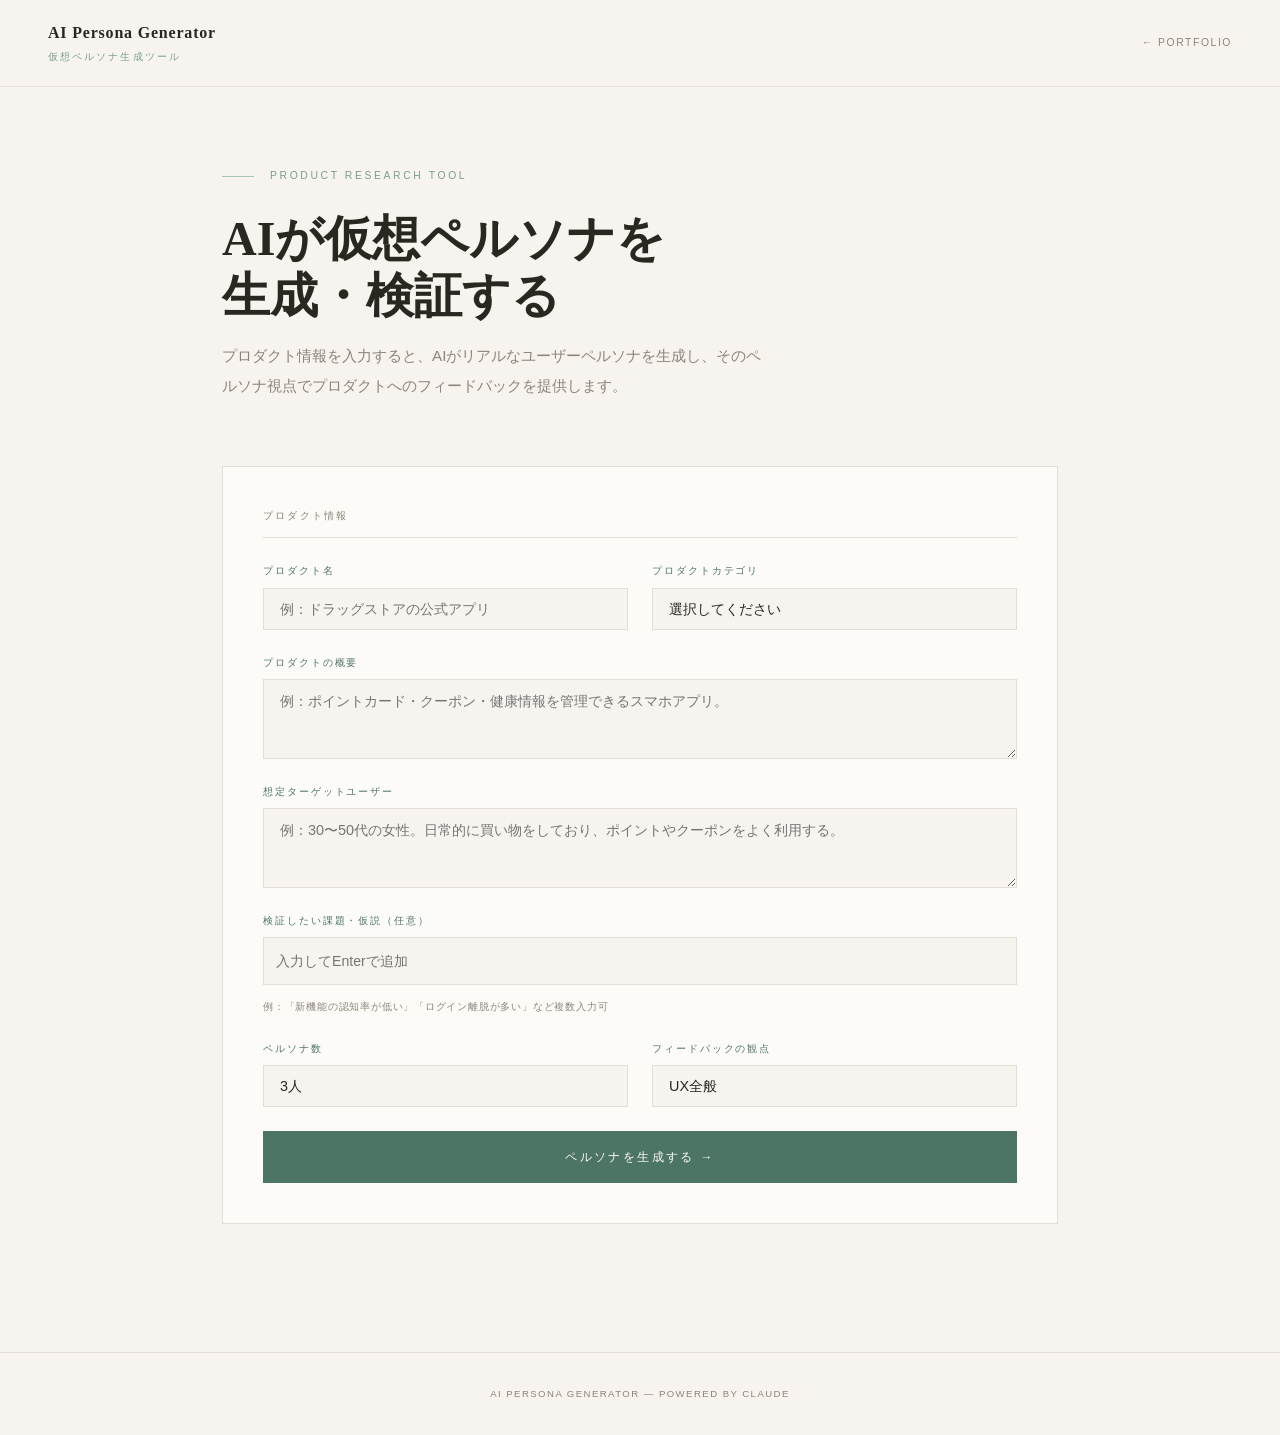
<file: AI Persona Generator.html>
<!DOCTYPE html>
<!-- saved from url=(0057)file:///C:/Users/yuuad/Downloads/persona-generator_1.html -->
<html lang="ja"><head><meta http-equiv="Content-Type" content="text/html; charset=UTF-8">

<meta name="viewport" content="width=device-width, initial-scale=1.0">
<title>AI Persona Generator</title>
<link rel="preconnect" href="https://fonts.googleapis.com/">
<link href="./AI Persona Generator_files/css2" rel="stylesheet">
<style>
  :root {
    --cream: #f7f4ef;
    --warm-white: #fdfbf8;
    --sage: #7a9e8e;
    --sage-light: #a8c4b7;
    --sage-dark: #4d7566;
    --gold: #b5935a;
    --ink: #2a2620;
    --muted: #8c8478;
    --border: #e4dfd6;
    --dark-bg: #1e1d1b;
  }

  *, *::before, *::after { box-sizing: border-box; margin: 0; padding: 0; }
  html { scroll-behavior: smooth; }

  body {
    background: var(--cream);
    color: var(--ink);
    font-family: 'Noto Sans JP', sans-serif;
    font-weight: 300;
    min-height: 100vh;
    line-height: 1.8;
  }

  /* HEADER */
  header {
    position: sticky; top: 0; z-index: 100;
    padding: 1.2rem 3rem;
    background: rgba(247,244,239,0.92);
    backdrop-filter: blur(16px);
    border-bottom: 1px solid var(--border);
    display: flex; justify-content: space-between; align-items: center;
  }
  .logo {
    font-family: 'Shippori Mincho', serif;
    font-weight: 800; font-size: 1rem;
    letter-spacing: 0.05em; color: var(--ink);
    text-decoration: none;
  }
  .header-sub {
    font-family: 'Josefin Sans', sans-serif;
    font-size: 0.65rem; letter-spacing: 0.2em;
    text-transform: uppercase; color: var(--sage);
  }
  .back-link {
    font-family: 'Josefin Sans', sans-serif;
    font-size: 0.65rem; letter-spacing: 0.15em;
    text-transform: uppercase; color: var(--muted);
    text-decoration: none; transition: color 0.2s;
  }
  .back-link:hover { color: var(--sage-dark); }

  /* MAIN */
  main { max-width: 900px; margin: 0 auto; padding: 5rem 2rem 4rem; }

  /* HERO */
  .hero { margin-bottom: 4rem; }
  .hero-eyebrow {
    font-family: 'Josefin Sans', sans-serif;
    font-size: 0.65rem; letter-spacing: 0.25em;
    text-transform: uppercase; color: var(--sage);
    margin-bottom: 1.5rem;
    display: flex; align-items: center; gap: 1rem;
  }
  .hero-eyebrow::before {
    content: ''; display: inline-block;
    width: 2rem; height: 1px; background: var(--sage-light);
  }
  .hero h1 {
    font-family: 'Shippori Mincho', serif;
    font-size: clamp(2rem, 5vw, 3rem);
    font-weight: 800; line-height: 1.2;
    color: var(--ink); margin-bottom: 1rem;
  }
  .hero p {
    font-size: 0.95rem; color: var(--muted);
    max-width: 540px; line-height: 2;
  }

  /* FORM */
  .form-card {
    background: var(--warm-white);
    border: 1px solid var(--border);
    padding: 2.5rem;
    margin-bottom: 2rem;
  }
  .form-section-title {
    font-family: 'Josefin Sans', sans-serif;
    font-size: 0.62rem; letter-spacing: 0.22em;
    text-transform: uppercase; color: var(--muted);
    margin-bottom: 1.5rem;
    padding-bottom: 0.8rem;
    border-bottom: 1px solid var(--border);
  }
  .form-grid {
    display: grid;
    grid-template-columns: 1fr 1fr;
    gap: 1.5rem;
    margin-bottom: 1.5rem;
  }
  .form-group { display: flex; flex-direction: column; gap: 0.5rem; }
  .form-group.full { grid-column: 1 / -1; }
  label {
    font-family: 'Josefin Sans', sans-serif;
    font-size: 0.6rem; letter-spacing: 0.2em;
    text-transform: uppercase; color: var(--sage-dark);
  }
  input, select, textarea {
    background: var(--cream);
    border: 1px solid var(--border);
    color: var(--ink);
    padding: 0.75rem 1rem;
    font-family: 'Noto Sans JP', sans-serif;
    font-size: 0.9rem; font-weight: 300;
    outline: none;
    transition: border-color 0.2s;
    width: 100%;
    -webkit-appearance: none;
  }
  input:focus, select:focus, textarea:focus { border-color: var(--sage); }
  textarea { resize: vertical; min-height: 80px; }

  /* TAG INPUT */
  .tag-input-wrapper {
    background: var(--cream);
    border: 1px solid var(--border);
    padding: 0.5rem;
    display: flex; flex-wrap: wrap; gap: 0.4rem;
    align-items: center; min-height: 48px;
    transition: border-color 0.2s;
  }
  .tag-input-wrapper:focus-within { border-color: var(--sage); }
  .tag {
    display: inline-flex; align-items: center; gap: 0.4rem;
    background: rgba(122,158,142,0.1);
    border: 1px solid var(--sage-light);
    color: var(--sage-dark);
    font-size: 0.75rem; padding: 0.25rem 0.7rem;
    font-family: 'Josefin Sans', sans-serif;
    letter-spacing: 0.05em;
  }
  .tag-remove {
    cursor: pointer; background: none; border: none;
    color: var(--sage); font-size: 0.7rem; padding: 0;
    line-height: 1;
  }
  .tag-remove:hover { color: var(--ink); }
  .tag-input {
    background: none; border: none; color: var(--ink);
    font-size: 0.88rem; outline: none; flex: 1;
    min-width: 120px; padding: 0.25rem;
    font-family: 'Noto Sans JP', sans-serif; font-weight: 300;
  }
  .tag-hint {
    font-size: 0.62rem; color: var(--muted);
    margin-top: 0.3rem;
    font-family: 'Josefin Sans', sans-serif; letter-spacing: 0.08em;
  }

  /* BUTTON */
  .btn-generate {
    width: 100%;
    background: var(--sage-dark);
    color: var(--warm-white);
    border: none; cursor: pointer;
    padding: 1.1rem;
    font-family: 'Josefin Sans', sans-serif;
    font-size: 0.75rem; letter-spacing: 0.2em;
    text-transform: uppercase;
    transition: background 0.2s;
    display: flex; align-items: center; justify-content: center; gap: 0.8rem;
  }
  .btn-generate:hover:not(:disabled) { background: var(--sage); }
  .btn-generate:disabled { opacity: 0.5; cursor: not-allowed; }

  /* LOADING */
  .loading { display: none; text-align: center; padding: 3rem; }
  .loading.active { display: block; }
  .loading-dots { display: flex; justify-content: center; gap: 0.5rem; margin-bottom: 1rem; }
  .loading-dots span {
    width: 6px; height: 6px;
    background: var(--sage); border-radius: 50%;
    animation: bounce 1.2s infinite;
  }
  .loading-dots span:nth-child(2) { animation-delay: 0.2s; }
  .loading-dots span:nth-child(3) { animation-delay: 0.4s; }
  @keyframes bounce {
    0%, 80%, 100% { transform: scale(0.6); opacity: 0.4; }
    40% { transform: scale(1); opacity: 1; }
  }
  .loading p {
    font-family: 'Josefin Sans', sans-serif;
    font-size: 0.68rem; letter-spacing: 0.2em;
    text-transform: uppercase; color: var(--muted);
  }

  /* RESULT */
  .result { display: none; }
  .result.active { display: block; }

  /* PERSONA CARD */
  .persona-card {
    background: var(--warm-white);
    border: 1px solid var(--border);
    margin-bottom: 1.5rem;
    animation: fadeUp 0.6s ease;
    overflow: hidden;
  }
  @keyframes fadeUp {
    from { opacity: 0; transform: translateY(12px); }
    to { opacity: 1; transform: translateY(0); }
  }

  .persona-header {
    background: var(--cream);
    padding: 1.8rem 2.5rem;
    display: flex; align-items: center; gap: 1.5rem;
    border-bottom: 1px solid var(--border);
  }
  .persona-avatar {
    width: 56px; height: 56px; border-radius: 50%;
    background: var(--border);
    display: flex; align-items: center; justify-content: center;
    font-size: 1.6rem; flex-shrink: 0;
    border: 1px solid var(--border);
  }
  .persona-name {
    font-family: 'Shippori Mincho', serif;
    font-size: 1.25rem; font-weight: 600;
    color: var(--ink); margin-bottom: 0.2rem;
  }
  .persona-meta {
    font-family: 'Josefin Sans', sans-serif;
    font-size: 0.62rem; letter-spacing: 0.15em;
    text-transform: uppercase; color: var(--sage-dark);
  }

  .persona-body { padding: 2rem 2.5rem; }
  .persona-grid {
    display: grid; grid-template-columns: 1fr 1fr;
    gap: 2rem; margin-bottom: 2rem;
  }
  .persona-section-title {
    font-family: 'Josefin Sans', sans-serif;
    font-size: 0.58rem; letter-spacing: 0.22em;
    text-transform: uppercase; color: var(--muted);
    margin-bottom: 0.8rem;
    padding-bottom: 0.5rem;
    border-bottom: 1px solid var(--border);
  }
  .persona-text { font-size: 0.9rem; line-height: 2; color: #4a4540; }
  .persona-tags { display: flex; flex-wrap: wrap; gap: 0.4rem; }
  .persona-tag {
    font-family: 'Josefin Sans', sans-serif;
    font-size: 0.6rem; letter-spacing: 0.08em;
    padding: 0.3rem 0.7rem;
    border: 1px solid var(--border);
    color: var(--muted);
  }
  .persona-tag.negative {
    border-color: rgba(180,80,80,0.25);
    color: #a07070;
  }

  .feedback-section {
    margin-top: 1.5rem; padding-top: 1.5rem;
    border-top: 1px solid var(--border);
  }
  .feedback-label {
    font-family: 'Josefin Sans', sans-serif;
    font-size: 0.58rem; letter-spacing: 0.22em;
    text-transform: uppercase; color: var(--gold);
    margin-bottom: 0.8rem;
    padding-bottom: 0.5rem;
    border-bottom: 1px solid var(--border);
  }
  .feedback-box {
    background: var(--cream);
    border-left: 2px solid var(--gold);
    padding: 1.2rem 1.5rem;
    font-size: 0.9rem; line-height: 2;
    color: #4a4540; white-space: pre-wrap;
  }

  /* INSIGHTS */
  .insights-card {
    background: var(--dark-bg);
    padding: 2.5rem;
    margin-bottom: 1.5rem;
    animation: fadeUp 0.6s ease 0.3s both;
  }
  .insights-title {
    font-family: 'Josefin Sans', sans-serif;
    font-size: 0.6rem; letter-spacing: 0.25em;
    text-transform: uppercase; color: var(--gold);
    margin-bottom: 1rem;
    padding-bottom: 0.8rem;
    border-bottom: 1px solid rgba(255,255,255,0.08);
  }
  .insights-box {
    font-size: 0.95rem; line-height: 2;
    color: rgba(255,255,255,0.75);
    white-space: pre-wrap;
  }
  .action-row {
    display: flex; gap: 1rem; margin-top: 1.5rem;
  }
  .btn-action {
    flex: 1; background: none;
    border: 1px solid rgba(255,255,255,0.15);
    color: rgba(255,255,255,0.5);
    padding: 0.8rem;
    font-family: 'Josefin Sans', sans-serif;
    font-size: 0.65rem; letter-spacing: 0.15em;
    text-transform: uppercase; cursor: pointer;
    transition: all 0.2s;
  }
  .btn-action:hover { border-color: var(--sage-light); color: var(--sage-light); }

  /* ERROR */
  .error-box {
    display: none;
    background: rgba(180,80,80,0.08);
    border: 1px solid rgba(180,80,80,0.25);
    padding: 0.8rem 1.2rem;
    color: #a07070; font-size: 0.85rem;
    margin-top: 1rem;
  }
  .error-box.active { display: block; }

  /* FOOTER */
  footer {
    text-align: center; padding: 2rem;
    border-top: 1px solid var(--border);
    margin-top: 2rem;
  }
  footer p {
    font-family: 'Josefin Sans', sans-serif;
    font-size: 0.6rem; letter-spacing: 0.15em;
    text-transform: uppercase; color: var(--muted);
  }

  /* RESPONSIVE */
  @media (max-width: 700px) {
    header { padding: 1rem 1.5rem; }
    main { padding: 3rem 1rem 3rem; }
    .form-grid { grid-template-columns: 1fr; }
    .persona-grid { grid-template-columns: 1fr; }
    .persona-header { flex-direction: column; text-align: center; gap: 1rem; }
    .persona-body { padding: 1.5rem; }
    .insights-card { padding: 1.5rem; }
    .action-row { flex-direction: column; }
  }
</style>
</head>
<body>

<header>
  <div>
    <div class="logo">AI Persona Generator</div>
    <div class="header-sub">仮想ペルソナ生成ツール</div>
  </div>
  <a href="file:///C:/Users/yuuad/Downloads/index.html" class="back-link">← Portfolio</a>
</header>

<main>
  <div class="hero">
    <div class="hero-eyebrow">Product Research Tool</div>
    <h1>AIが仮想ペルソナを<br>生成・検証する</h1>
    <p>プロダクト情報を入力すると、AIがリアルなユーザーペルソナを生成し、そのペルソナ視点でプロダクトへのフィードバックを提供します。</p>
  </div>

  <div class="form-card">
    <div class="form-section-title">プロダクト情報</div>
    <div class="form-grid">
      <div class="form-group">
        <label>プロダクト名</label>
        <input type="text" id="productName" placeholder="例：ドラッグストアの公式アプリ">
      </div>
      <div class="form-group">
        <label>プロダクトカテゴリ</label>
        <select id="productCategory">
          <option value="">選択してください</option>
          <option value="スマホアプリ（小売・EC）">スマホアプリ（小売・EC）</option>
          <option value="スマホアプリ（ヘルスケア）">スマホアプリ（ヘルスケア）</option>
          <option value="スマホアプリ（エンタメ）">スマホアプリ（エンタメ）</option>
          <option value="スマホアプリ（業務効率化）">スマホアプリ（業務効率化）</option>
          <option value="Webサービス">Webサービス</option>
          <option value="社内システム">社内システム</option>
          <option value="その他">その他</option>
        </select>
      </div>
      <div class="form-group full">
        <label>プロダクトの概要</label>
        <textarea id="productDesc" placeholder="例：ポイントカード・クーポン・健康情報を管理できるスマホアプリ。"></textarea>
      </div>
      <div class="form-group full">
        <label>想定ターゲットユーザー</label>
        <textarea id="targetUser" placeholder="例：30〜50代の女性。日常的に買い物をしており、ポイントやクーポンをよく利用する。"></textarea>
      </div>
      <div class="form-group full">
        <label>検証したい課題・仮説（任意）</label>
        <div class="tag-input-wrapper" id="hypothesisWrapper">
          <input type="text" class="tag-input" id="hypothesisInput" placeholder="入力してEnterで追加">
        </div>
        <div class="tag-hint">例：「新機能の認知率が低い」「ログイン離脱が多い」など複数入力可</div>
      </div>
      <div class="form-group">
        <label>ペルソナ数</label>
        <select id="personaCount">
          <option value="1">1人</option>
          <option value="2">2人</option>
          <option value="3" selected="">3人</option>
        </select>
      </div>
      <div class="form-group">
        <label>フィードバックの観点</label>
        <select id="feedbackType">
          <option value="UX全般">UX全般</option>
          <option value="新機能への反応">新機能への反応</option>
          <option value="継続利用の動機">継続利用の動機</option>
          <option value="離脱・不満ポイント">離脱・不満ポイント</option>
          <option value="競合との比較">競合との比較</option>
        </select>
      </div>
    </div>
    <button class="btn-generate" id="generateBtn" onclick="generatePersonas()">
      ペルソナを生成する →
    </button>
    <div class="error-box" id="errorBox"></div>
  </div>

  <div class="loading" id="loading">
    <div class="loading-dots"><span></span><span></span><span></span></div>
    <p>ペルソナを生成中...</p>
  </div>

  <div class="result" id="result"></div>
</main>

<footer>
  <p>AI Persona Generator — Powered by Claude</p>
</footer>

<script>
const hypothesisInput = document.getElementById('hypothesisInput');
let hypotheses = [];

hypothesisInput.addEventListener('keydown', (e) => {
  if (e.key === 'Enter' && hypothesisInput.value.trim()) {
    e.preventDefault();
    addTag(hypothesisInput.value.trim());
    hypothesisInput.value = '';
  }
});

function addTag(text) {
  hypotheses.push(text);
  const tag = document.createElement('div');
  tag.className = 'tag';
  tag.dataset.value = text;
  tag.innerHTML = `${text}<button class="tag-remove" onclick="removeTag(this)">✕</button>`;
  document.getElementById('hypothesisWrapper').insertBefore(tag, hypothesisInput);
}

function removeTag(btn) {
  const tag = btn.parentElement;
  hypotheses = hypotheses.filter(h => h !== tag.dataset.value);
  tag.remove();
}

async function generatePersonas() {
  const productName = document.getElementById('productName').value.trim();
  const productCategory = document.getElementById('productCategory').value;
  const productDesc = document.getElementById('productDesc').value.trim();
  const targetUser = document.getElementById('targetUser').value.trim();
  const personaCount = document.getElementById('personaCount').value;
  const feedbackType = document.getElementById('feedbackType').value;
  const errorBox = document.getElementById('errorBox');

  if (!productName || !productDesc || !targetUser) {
    errorBox.textContent = 'プロダクト名・概要・ターゲットユーザーは必須です。';
    errorBox.classList.add('active');
    return;
  }
  errorBox.classList.remove('active');

  document.getElementById('generateBtn').disabled = true;
  document.getElementById('loading').classList.add('active');
  document.getElementById('result').classList.remove('active');
  document.getElementById('result').innerHTML = '';

  const hypothesisText = hypotheses.length > 0
    ? `\n検証したい課題・仮説:\n${hypotheses.map(h => `- ${h}`).join('\n')}`
    : '';

  const prompt = `あなたはプロダクトマネジメントの専門家です。以下のプロダクト情報をもとに、リアルな仮想ユーザーペルソナを${personaCount}人生成し、各ペルソナからの「${feedbackType}」に関するフィードバックを提供してください。

【プロダクト情報】
プロダクト名: ${productName}
カテゴリ: ${productCategory}
概要: ${productDesc}
ターゲットユーザー: ${targetUser}${hypothesisText}

以下のJSON形式のみで出力してください。マークダウンのコードブロックは使わないでください:

{
  "personas": [
    {
      "emoji": "絵文字1文字",
      "name": "氏名（日本人名）",
      "age": 年齢（数字）,
      "occupation": "職業",
      "location": "居住地",
      "summary": "このペルソナの特徴を2〜3文で",
      "goals": ["目標1", "目標2", "目標3"],
      "frustrations": ["不満1", "不満2", "不満3"],
      "techLevel": "ITリテラシー（低・中・高）",
      "usageFrequency": "想定利用頻度",
      "feedback": "${feedbackType}の観点からの詳細なフィードバック（200〜300文字）"
    }
  ],
  "insights": "全ペルソナを踏まえた総合インサイト（PdM向け、200文字程度）"
}`;

  try {
    const response = await fetch('https://api.anthropic.com/v1/messages', {
      method: 'POST',
      headers: { 'Content-Type': 'application/json' },
      body: JSON.stringify({
        model: 'claude-sonnet-4-20250514',
        max_tokens: 3000,
        messages: [{ role: 'user', content: prompt }]
      })
    });

    const data = await response.json();
    const text = data.content.map(i => i.text || '').join('');
    const clean = text.replace(/```json|```/g, '').trim();
    const parsed = JSON.parse(clean);
    renderResult(parsed, feedbackType);
  } catch (err) {
    errorBox.textContent = '生成中にエラーが発生しました。もう一度お試しください。';
    errorBox.classList.add('active');
    console.error(err);
  } finally {
    document.getElementById('generateBtn').disabled = false;
    document.getElementById('loading').classList.remove('active');
  }
}

function renderResult(data, feedbackType) {
  const result = document.getElementById('result');

  const personasHTML = data.personas.map(p => `
    <div class="persona-card">
      <div class="persona-header">
        <div class="persona-avatar">${p.emoji}</div>
        <div>
          <div class="persona-name">${p.name}</div>
          <div class="persona-meta">${p.age}歳 · ${p.occupation} · ${p.location} · ITリテラシー ${p.techLevel}</div>
        </div>
      </div>
      <div class="persona-body">
        <div class="persona-grid">
          <div>
            <div class="persona-section-title">プロフィール</div>
            <p class="persona-text">${p.summary}</p>
            <p class="persona-text" style="margin-top:0.8rem; font-size:0.82rem; color:var(--muted);">利用頻度：${p.usageFrequency}</p>
          </div>
          <div>
            <div class="persona-section-title">目標・ゴール</div>
            <div class="persona-tags" style="margin-bottom:1rem;">
              ${p.goals.map(g => `<div class="persona-tag">${g}</div>`).join('')}
            </div>
            <div class="persona-section-title">不満・フラストレーション</div>
            <div class="persona-tags">
              ${p.frustrations.map(f => `<div class="persona-tag negative">${f}</div>`).join('')}
            </div>
          </div>
        </div>
        <div class="feedback-section">
          <div class="feedback-label">${feedbackType}のフィードバック</div>
          <div class="feedback-box">${p.feedback}</div>
        </div>
      </div>
    </div>
  `).join('');

  result.innerHTML = `
    ${personasHTML}
    <div class="insights-card">
      <div class="insights-title">総合インサイト（PdM向け）</div>
      <div class="insights-box">${data.insights}</div>
      <div class="action-row">
        <button class="btn-action" onclick="copyText(\`${data.insights.replace(/`/g, '\\`')}\`)">インサイトをコピー</button>
        <button class="btn-action" onclick="resetForm()">新しく生成する</button>
      </div>
    </div>
  `;

  result.classList.add('active');
  result.scrollIntoView({ behavior: 'smooth', block: 'start' });
}

function copyText(text) {
  navigator.clipboard.writeText(text).then(() => alert('コピーしました'));
}

function resetForm() {
  document.getElementById('result').classList.remove('active');
  document.getElementById('result').innerHTML = '';
  window.scrollTo({ top: 0, behavior: 'smooth' });
}
</script>


</body></html>
</file>
